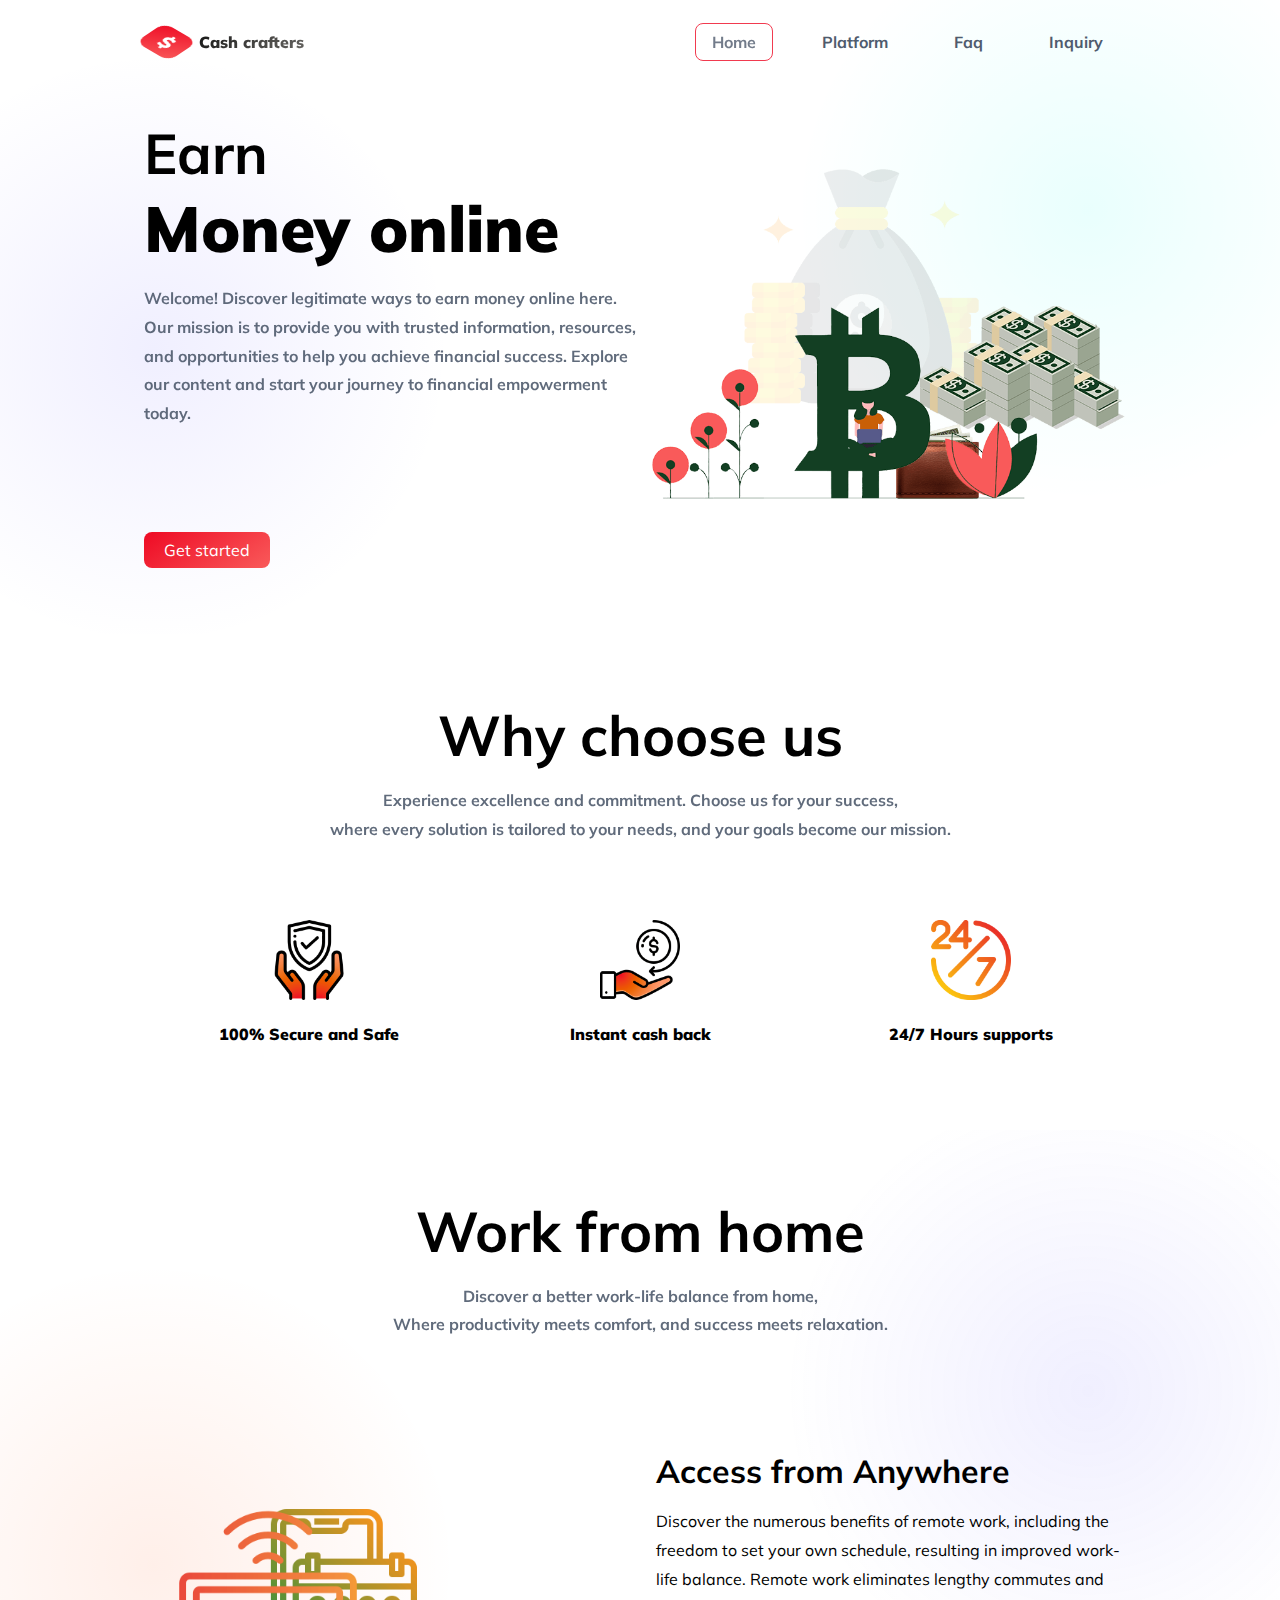
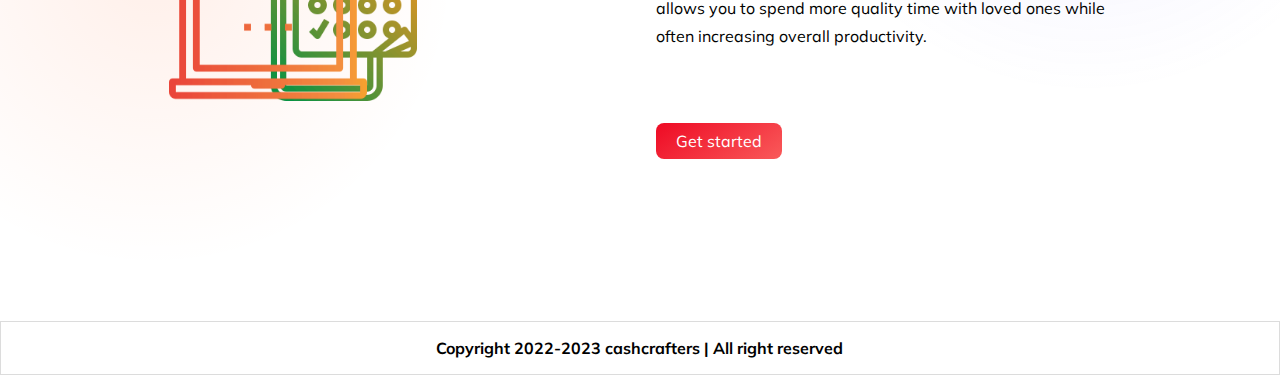
<file: index.html>
<!doctype html>
<html lang="en">

<head>
    <meta charset="UTF-8">
    <meta name="viewport" content="width=device-width, initial-scale=1.0">
    <title>Home</title>
    <link rel="stylesheet" href="styles/style.css">
    <link rel="preconnect" href="https://fonts.googleapis.com">
    <link href="https://fonts.googleapis.com/css2?family=Mulish:wght@200;300;400;500;600;700;800;900;1000&display=swap"
        rel="stylesheet">
</head>

<body>
    <header>
        <div class="container">
            <!-- Navbar -->
            <nav class="nav-bar">
                <div class="brand">
                    <a href="index.html">
                        <span class="icon"></span>
                        <span class="text">Cash crafters</span>
                    </a>
                </div>

                <div>
                    <ul class="menu">
                        <li class="active"><a href="index.html">Home</a></li>
                        <li><a href="platform.html">Platform</a></li>
                        <li><a href="faq.html">Faq</a></li>
                        <li><a href="inquiry.html">Inquiry</a></li>
                    </ul>

                    <div class="hamburger-menu" id="toggle">
                        <span class="bar"></span>
                        <span class="bar"></span>
                        <span class="bar"></span>
                    </div>
                    <div class="overlay" id="overlay">
                        <ul class="overlay-menu">
                            <li class="active"><a href="index.html">Home</a></li>
                            <li><a href="platform.html">Platform</a></li>
                            <li><a href="faq.html">Faq</a></li>
                            <li><a href="inquiry.html">Inquiry</a></li>
                        </ul>
                    </div>
                </div>
            </nav> <!--#end navbar-->

            <div class="hero-content welcome-content">
                <div class="content img-animation">
                    <img src="images/bitcoin-1.png" alt="Icon" class="icon icon-1">
                    <img src="images/bitcoin-2.png" alt="Icon" class="icon icon-2">
                    <img src="images/bitcoin-3.png" alt="Icon" class="icon icon-3">
                    <h2>Earn</h2>
                    <h1>Money online</h1>
                    <p>Welcome! Discover legitimate ways to earn money online here. Our mission is to provide you with
                        trusted information, resources, and opportunities to help you achieve financial success. Explore
                        our
                        content and start your journey to financial empowerment today.</p>
                    <a href="https://bdtcasino.cc/#/register?invitationCode=5751274506" class="button">Get started</a>
                </div>
                <div>
                    <img src="images/hero.png" alt="dollar" class="dollar-animation">
                </div>
            </div>
        </div>
    </header>
    <section class="section">
        <div class="container">
            <h2>Why choose us</h2>
            <p class="text-centered">Experience excellence and commitment. Choose us for your success, <br>where
                every solution is tailored to your needs, and your goals become our mission.</p>
            <div class="widgets">
                <div class="widget">
                    <img src="images/protection.png" alt="Secure and Safe">
                    <strong>100% Secure and Safe</strong>
                </div>

                <div class="widget">
                    <img src="images/refund.png" alt="Cash back">
                    <strong>Instant cash back</strong>
                </div>

                <div class="widget">
                    <img src="images/24-7.png" alt="Supports">
                    <strong>24/7 Hours supports</strong>
                </div>
            </div>
        </div>

    </section>
    <section class="section section-bg">
        <div class="container">
            <h2>Work from home</h2>
            <p class="text-centered">Discover a better work-life balance from home, <br>Where productivity meets
                comfort, and success meets
                relaxation.</p>
            <div class="info">
                <div class="image">
                    <img src="images/laptop.png" alt="image" class="img-1">
                    <img src="images/smartphone_002.png" alt="image" class="img-2">
                </div>
                <div class="content">
                    <h3>Access from Anywhere</h3>
                    <p>Discover the numerous benefits of remote work, including the freedom to set your own schedule,
                        resulting in improved work-life balance. Remote work eliminates lengthy commutes and allows you
                        to spend more quality time with loved ones while often increasing overall productivity.</p>
                    <a href="https://bdtcasino.cc/#/register?invitationCode=5751274506" class="button">Get started</a>
                </div>
            </div>
        </div>
    </section>
    <footer>
        <div class="container">
            <a href="#">Copyright 2022-2023 cashcrafters | All right reserved</a>
        </div>
    </footer>
    <script src="https://cdnjs.cloudflare.com/ajax/libs/jquery/2.1.3/jquery.min.js"></script>
    <script>
        $('#toggle').click(function () {
            $(this).toggleClass('active');
            $('#menu').toggleClass('open');
            $('#overlay').toggleClass('open');
        });
    </script>
</body>

</html>
</file>
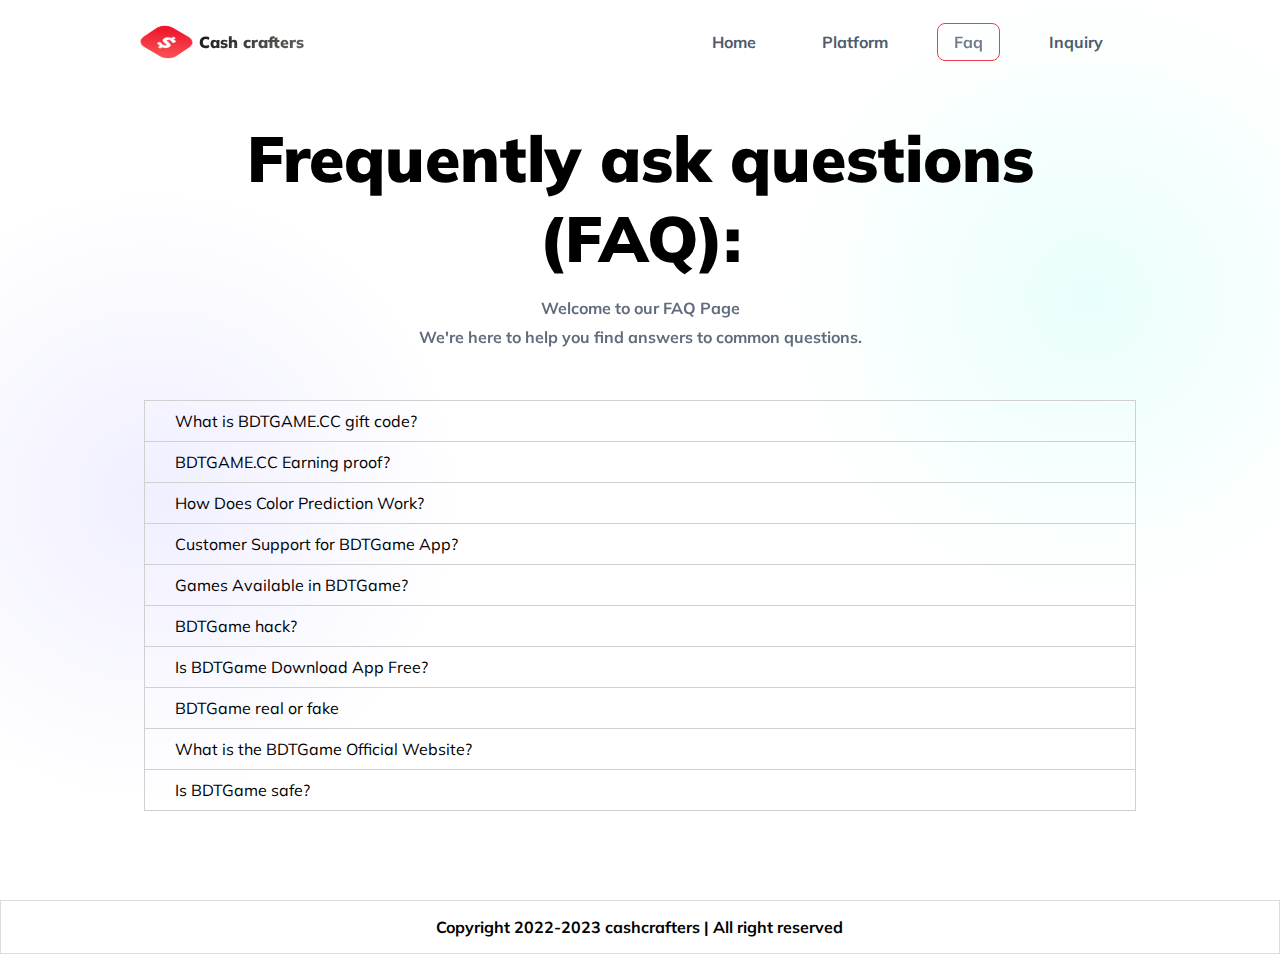
<file: faq.html>
<!doctype html>
<html lang="en">

<head>
    <meta charset="UTF-8">
    <meta name="viewport" content="width=device-width, initial-scale=1.0">
    <title>Home</title>
    <link rel="stylesheet" href="styles/style.css">
    <link rel="preconnect" href="https://fonts.googleapis.com">
    <link href="https://fonts.googleapis.com/css2?family=Mulish:wght@200;300;400;500;600;700;800;900;1000&display=swap"
        rel="stylesheet">
</head>

<body>
    <header>
        <div class="container">
            <!-- Navbar -->
            <nav class="nav-bar">
                <div class="brand">
                    <a href="index.html">
                        <span class="icon"></span>
                        <span class="text">Cash crafters</span>
                    </a>
                </div>

                <div>
                    <ul class="menu">
                        <li><a href="index.html">Home</a></li>
                        <li><a href="platform.html">Platform</a></li>
                        <li class="active"><a href="faq.html">Faq</a></li>
                        <li><a href="inquiry.html">Inquiry</a></li>
                    </ul>

                    <div class="hamburger-menu" id="toggle">
                        <span class="bar"></span>
                        <span class="bar"></span>
                        <span class="bar"></span>
                    </div>
                    <div class="overlay" id="overlay">
                        <ul class="overlay-menu">
                            <li><a href="index.html">Home</a></li>
                            <li><a href="platform.html">Platform</a></li>
                            <li class="active"><a href="faq.html">Faq</a></li>
                            <li><a href="inquiry.html">Inquiry</a></li>
                        </ul>
                    </div>
                </div>
            </nav> <!--#end navbar-->

            <div class="hero-content faq-content">
                <h1 class="text-centered">Frequently ask questions (FAQ):</h1>
                <p class="text-centered">Welcome to our FAQ Page<br>We're here to help you find answers to common
                    questions.
                </p>
                <div class="d-flex faq">
                    <div class="col-4">
                        <!-- <a href="#" class="toggle question">
                            BDTGame is a game-generating app?
                        </a>
                        <div class="answer">
                            <p>A prediction website like Jeetwin and Mostplay, the BDTGame app lets users get money by
                                making predictions about the colors red and green. How To Play As Well As Use. A prediction
                                website like Jeetwin and Mostplay, the BDTGame app lets users get money by making
                                predictions about the colors red and green. How To Play As Well As Use.</p>
                        </div> -->
                        <a href="#" class="toggle question">
                            What is BDTGAME.CC gift code?
                        </a>
                        <div class="answer">
                            <p>From here you will get the gift code. If you want to get rewards with redeem code, you
                                must
                                click on the gift exchange button and enter your redeem code in the box that appears and
                                claim</p>
                        </div>

                        <a href="#" class="toggle question">
                            BDTGAME.CC Earning proof?</a>
                        <div class="answer">
                            <p>I have already received a reward of 2000 taka. If you also want to get rewards then
                                definitely join my refer code <a href="#">BDTgame</a></p>
                        </div>
                        <a href="#" class="toggle question">How Does Color Prediction Work?</a>
                        <div class="answer">
                            <p>A prediction website like Jeetwin and Mostplay, the BDTGame app lets users get money by
                                making predictions about the colors red and green. How To Play As Well As Use. A
                                prediction
                                website likeJeetwin and Mostplay, the BDTGame app lets users get money by making
                                predictions
                                about the colors red and green. How To Play As Well As Use.</p>
                            <p>In the game of “Color Prediction,” your goal is to correctly predict a color in order to
                                win.
                            </p>
                        </div>
                        <a href="#" class="toggle question">Customer Support for BDTGame App?</a>
                        <div class="answer">
                            <p>You can use Live Chat or Your Teacher with any questions you have about deposits or
                                withdrawals.</p>
                        </div>

                        <a href="#" class="toggle question">Games Available in BDTGame?</a>
                        <div class="answer">
                            <p>You can predict color in BDTGame in the phase of the sequence.</p>
                        </div>

                        <a href="#" class="toggle question">BDTGame hack?</a>
                        <div class="answer">
                            <p>BDTGame hack is not available on any app or website</p>
                        </div>

                        <a href="#" class="toggle question">Is BDTGame Download App Free?</a>
                        <div class="answer">
                            <p>Yes</p>
                        </div>

                        <a href="#" class="toggle question">BDTGame real or fake</a>
                        <div class="answer">
                            <p>BDTGame app is a 100% real and genuine app to make money by predicting colors and number
                                BDTGame real app 100%</p>
                        </div>

                        <a href="#" class="toggle question">What is the BDTGame Official Website?</a>
                        <div class="answer">
                            <p>
                                BDTGame online here is a link click and go and play BDTGame online<a
                                    href="https://bdtcasino.cc/#/register?invitationCode=5751274506">https://Bdtgames.cc</a>
                            </p>
                        </div>

                        <a href="#" class="toggle question">Is BDTGame safe?</a>
                        <div class="answer">
                            <p>BDTGame is a safe application, in which you can earn money by playing color prediction
                                and
                                games.</p>
                            <a href="https://bdtgame.vip/">https://bdtgame.vip/</a>
                        </div>
                    </div>
                </div>
            </div>

        </div>
    </header>
    <footer>
        <div class="container">
            <a href="#">Copyright 2022-2023 cashcrafters | All right reserved</a>
        </div>
    </footer>

    <script src="https://cdnjs.cloudflare.com/ajax/libs/jquery/2.1.3/jquery.min.js"></script>
    <script>

        $('#toggle').click(function () {
            $(this).toggleClass('active');
            $('#menu').toggleClass('open');
            $('#overlay').toggleClass('open');
        });

        $('.toggle').click(function (e) {
            e.preventDefault();
            var notthis = $('.active').not(this);
            // notthis.find('.icon-minus').addClass('icon-plus').removeClass('icon-minus');
            notthis.toggleClass('active').next('.answer').slideToggle(300);
            $(this).toggleClass('active').next().slideToggle("fast");
            // $(this).children('i').toggleClass('icon-plus icon-minus');
        });
    </script>
</body>

</html>
</file>
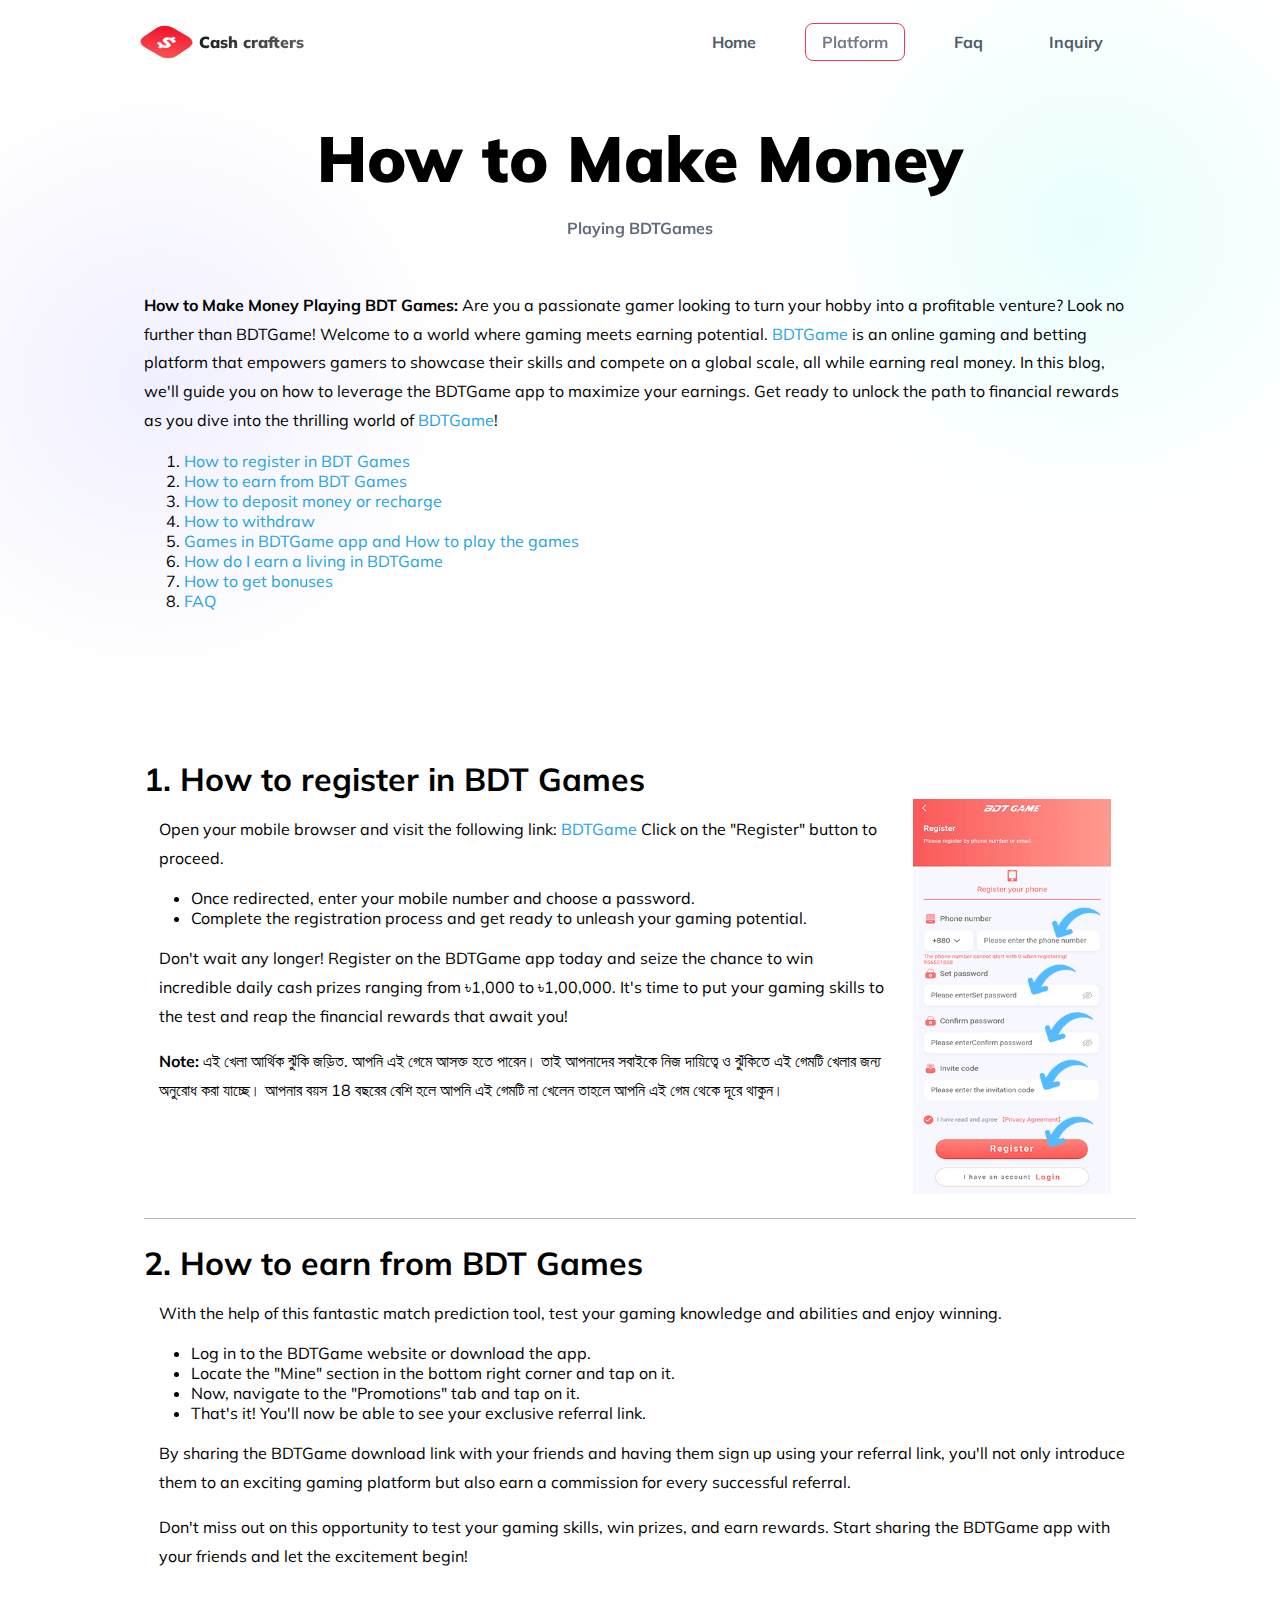
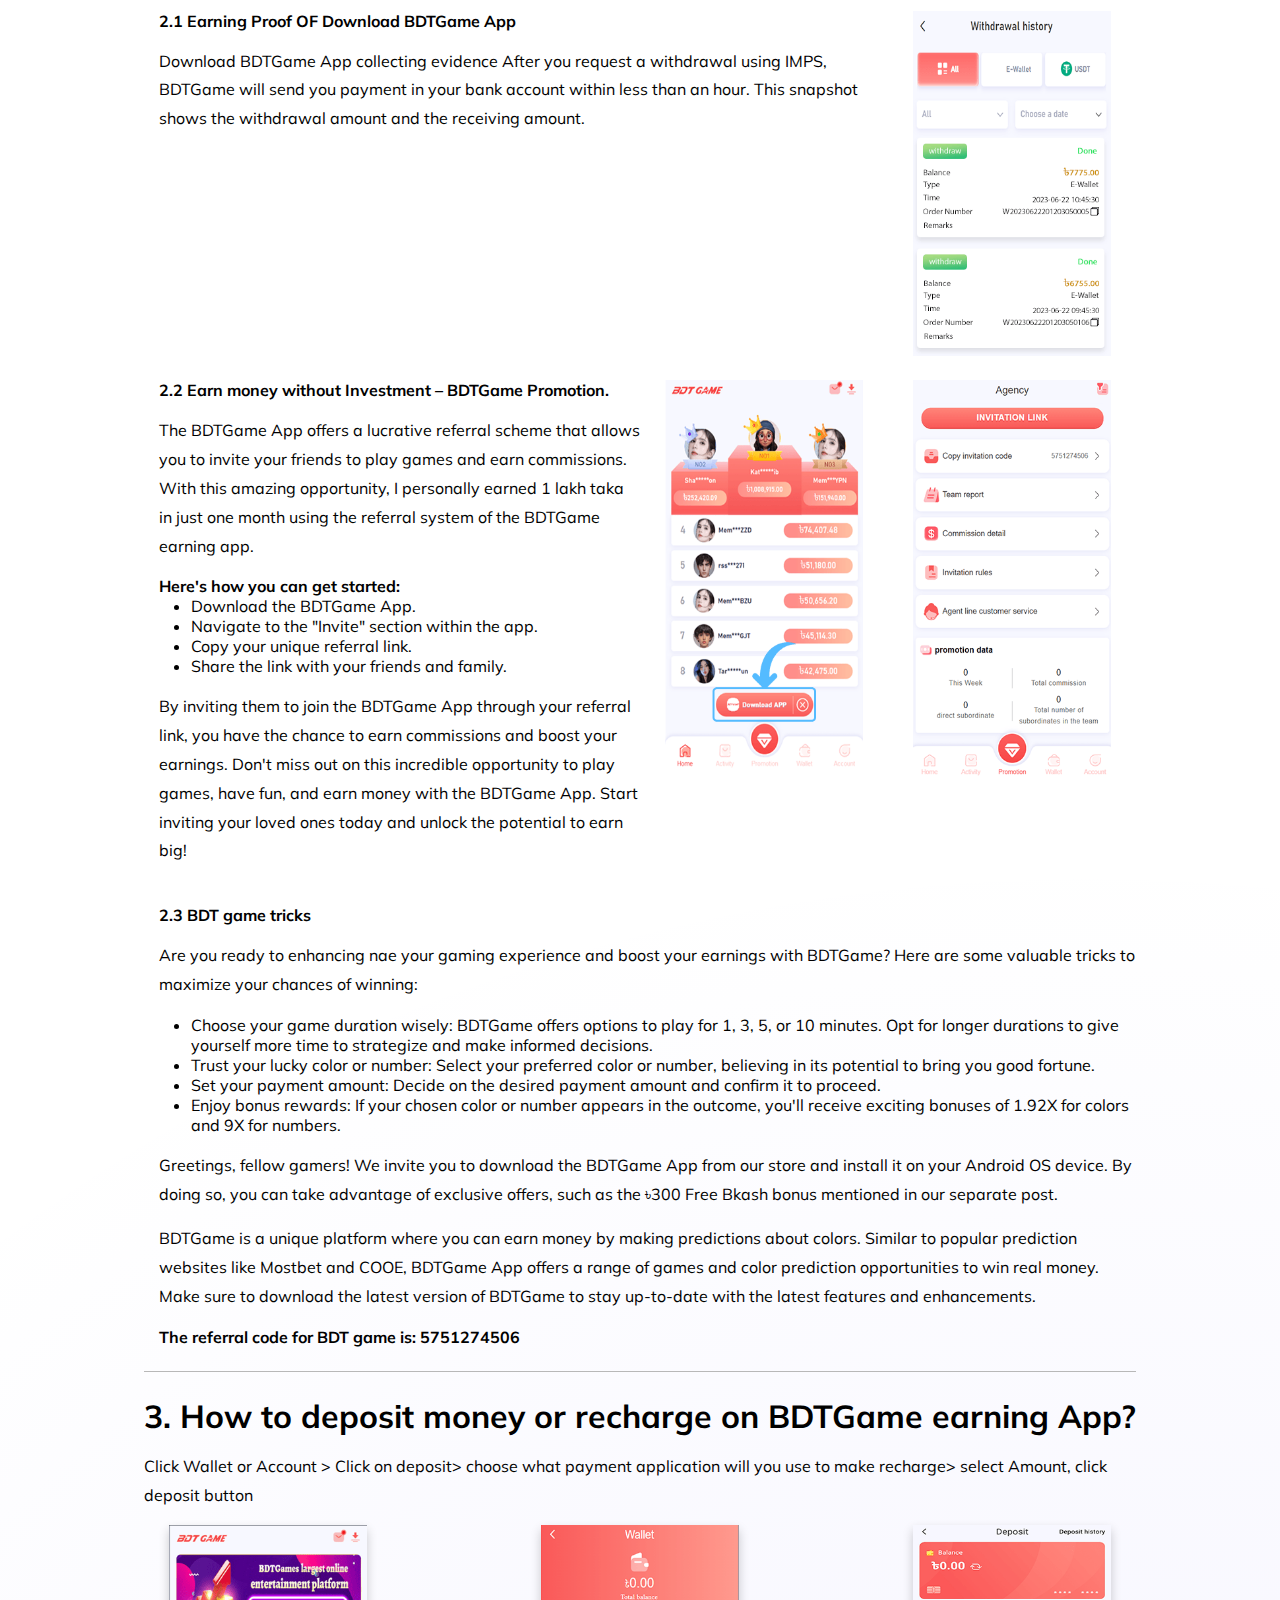
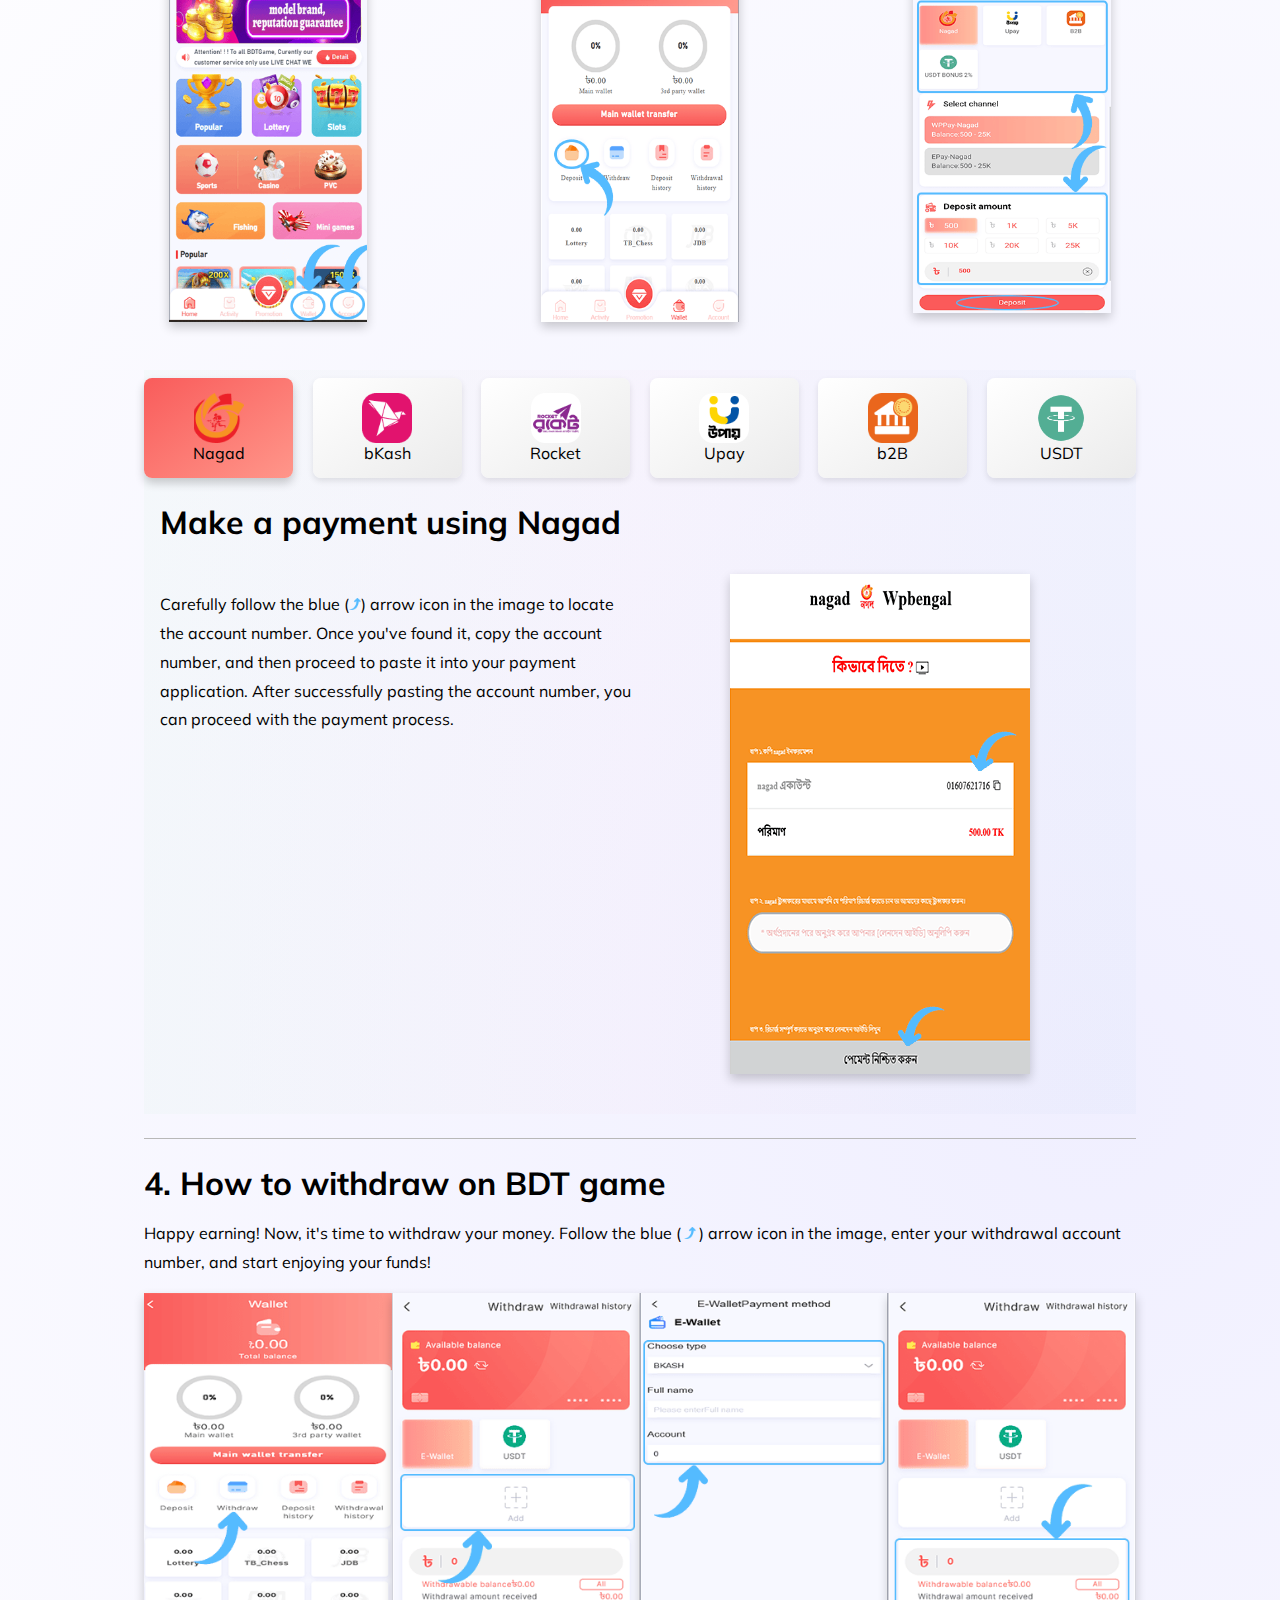
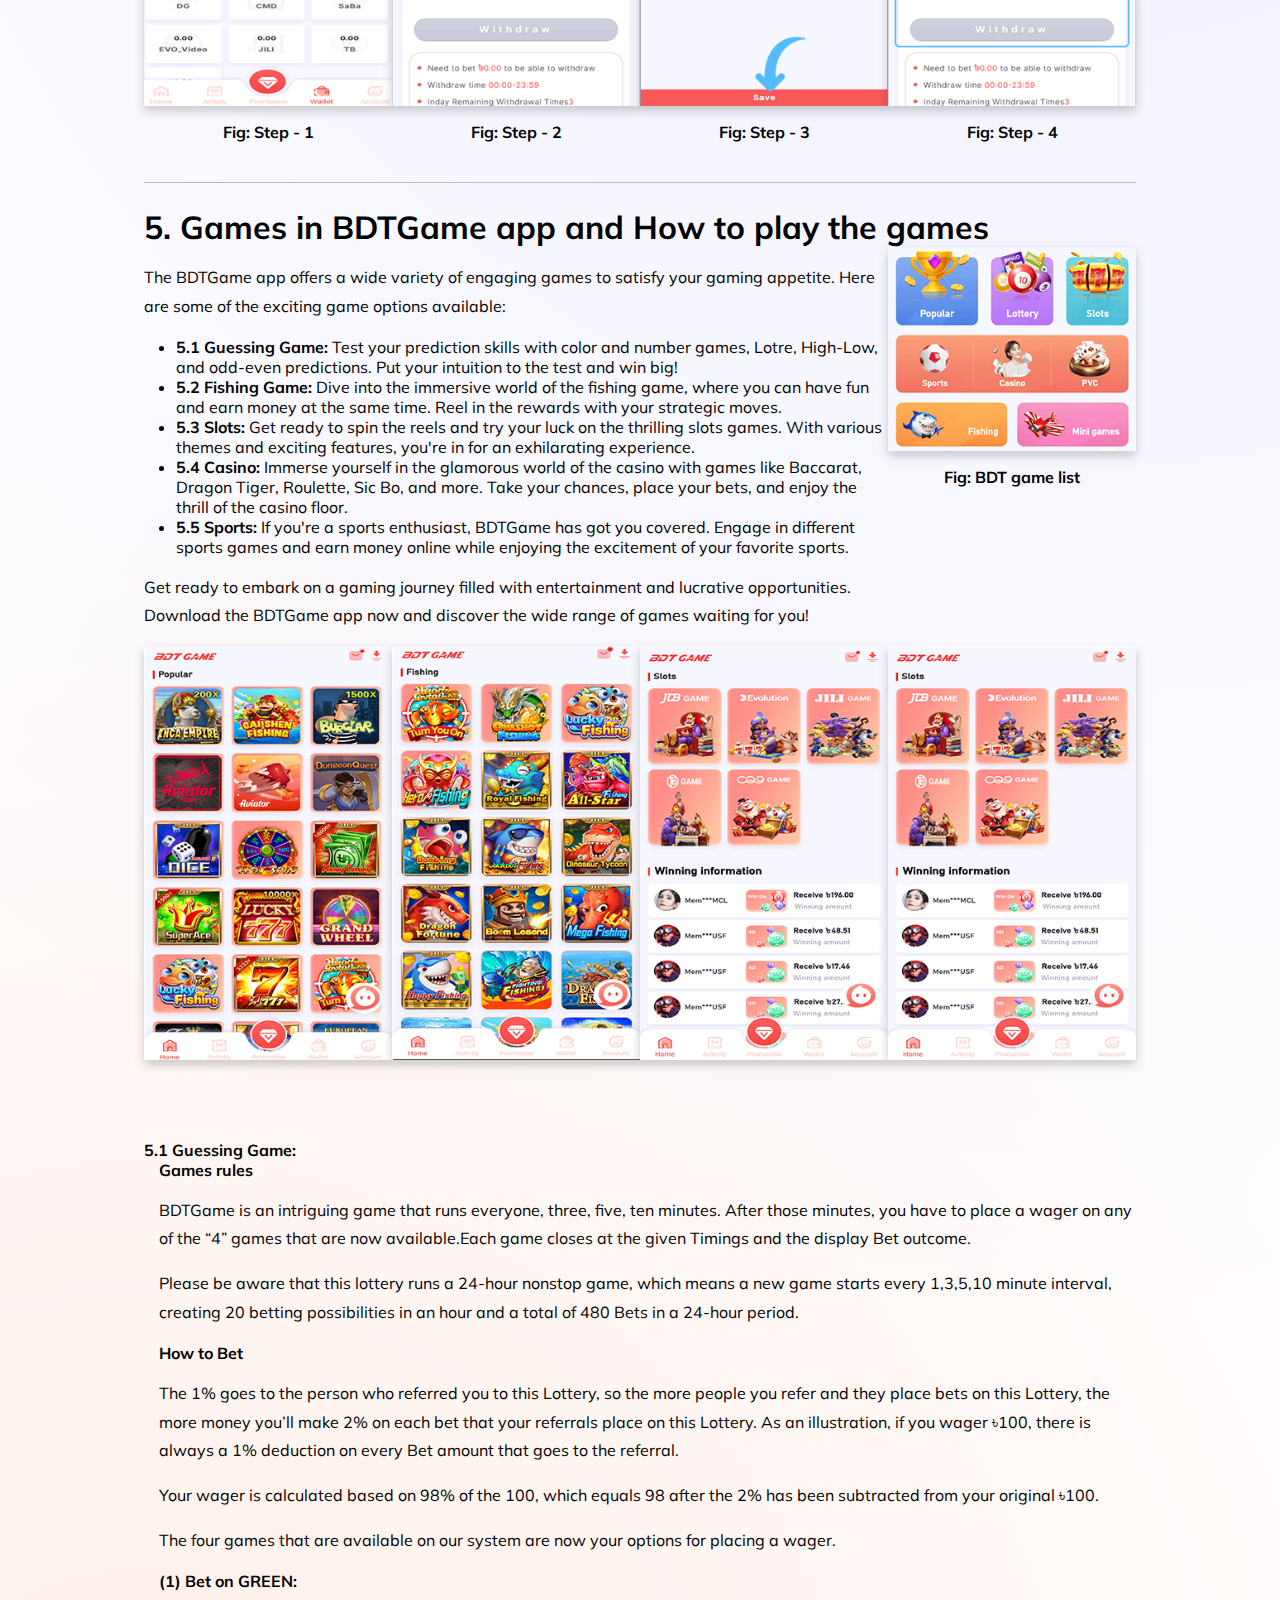
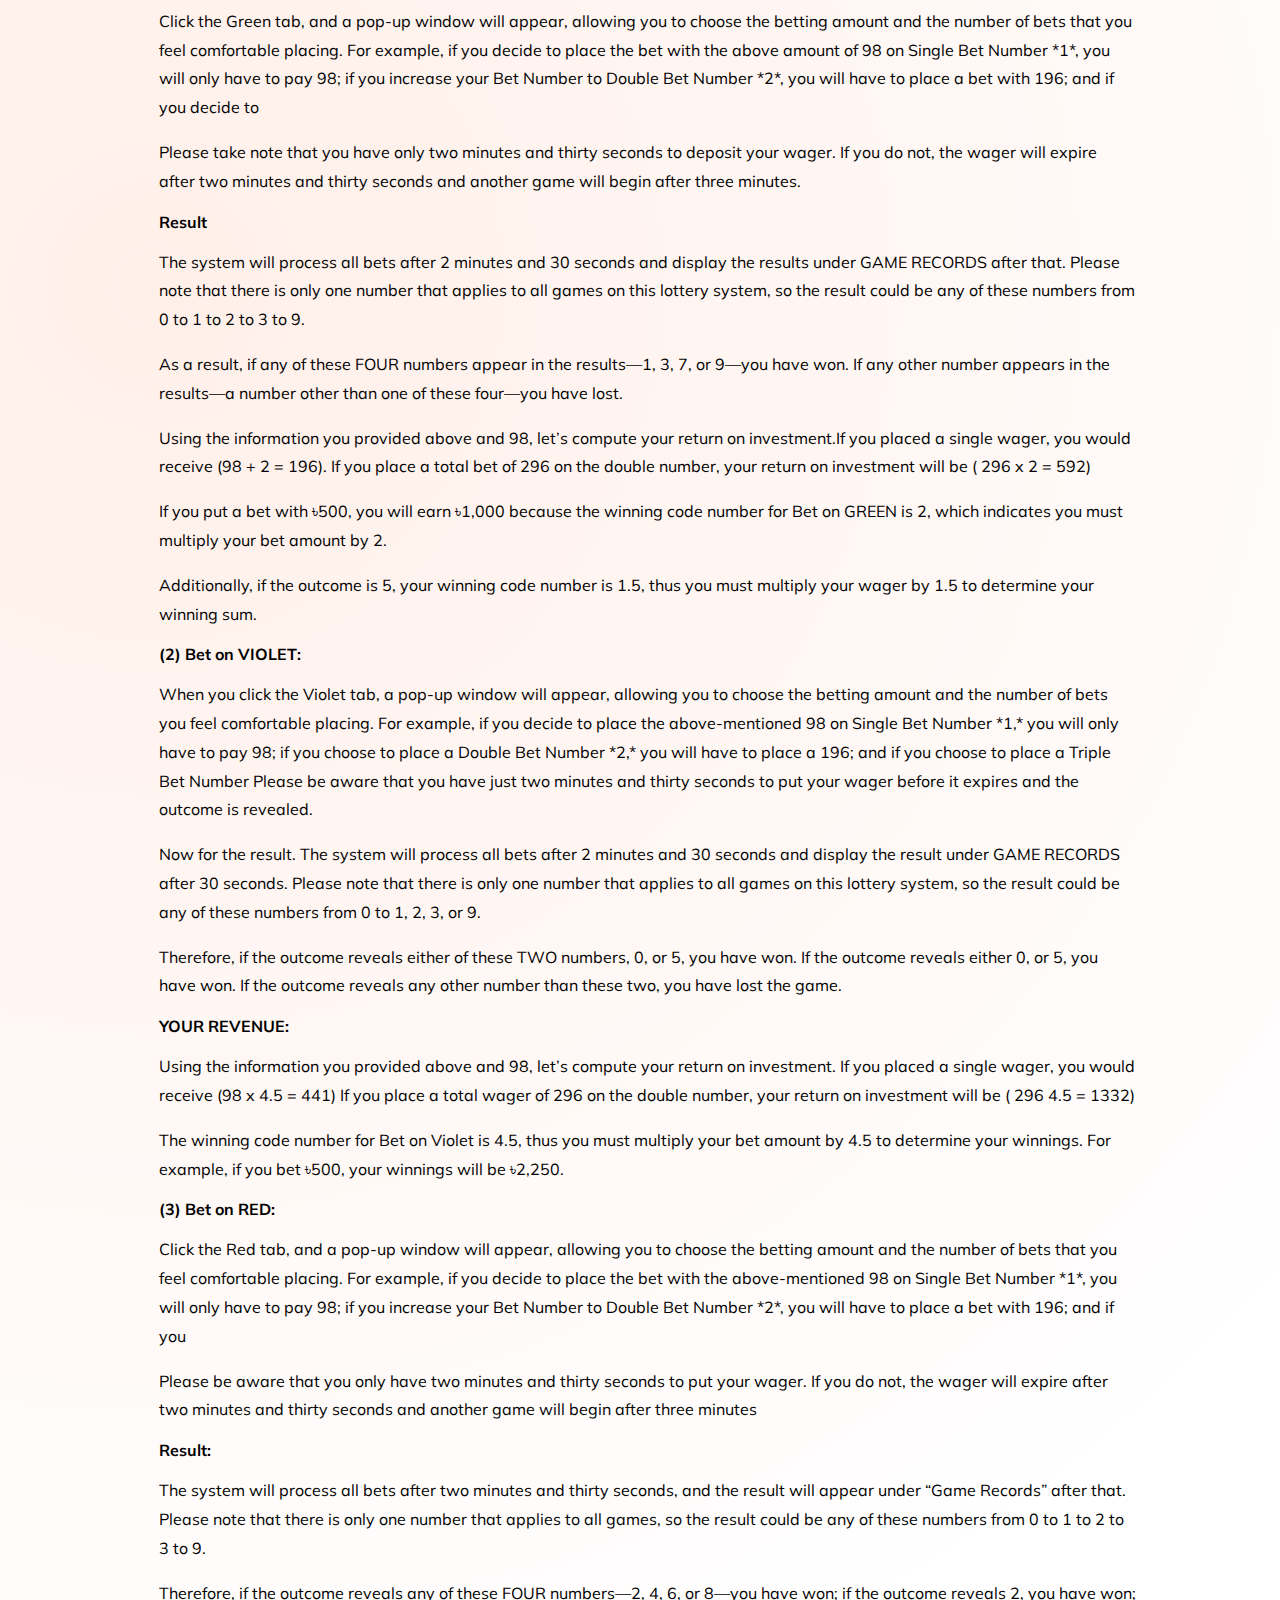
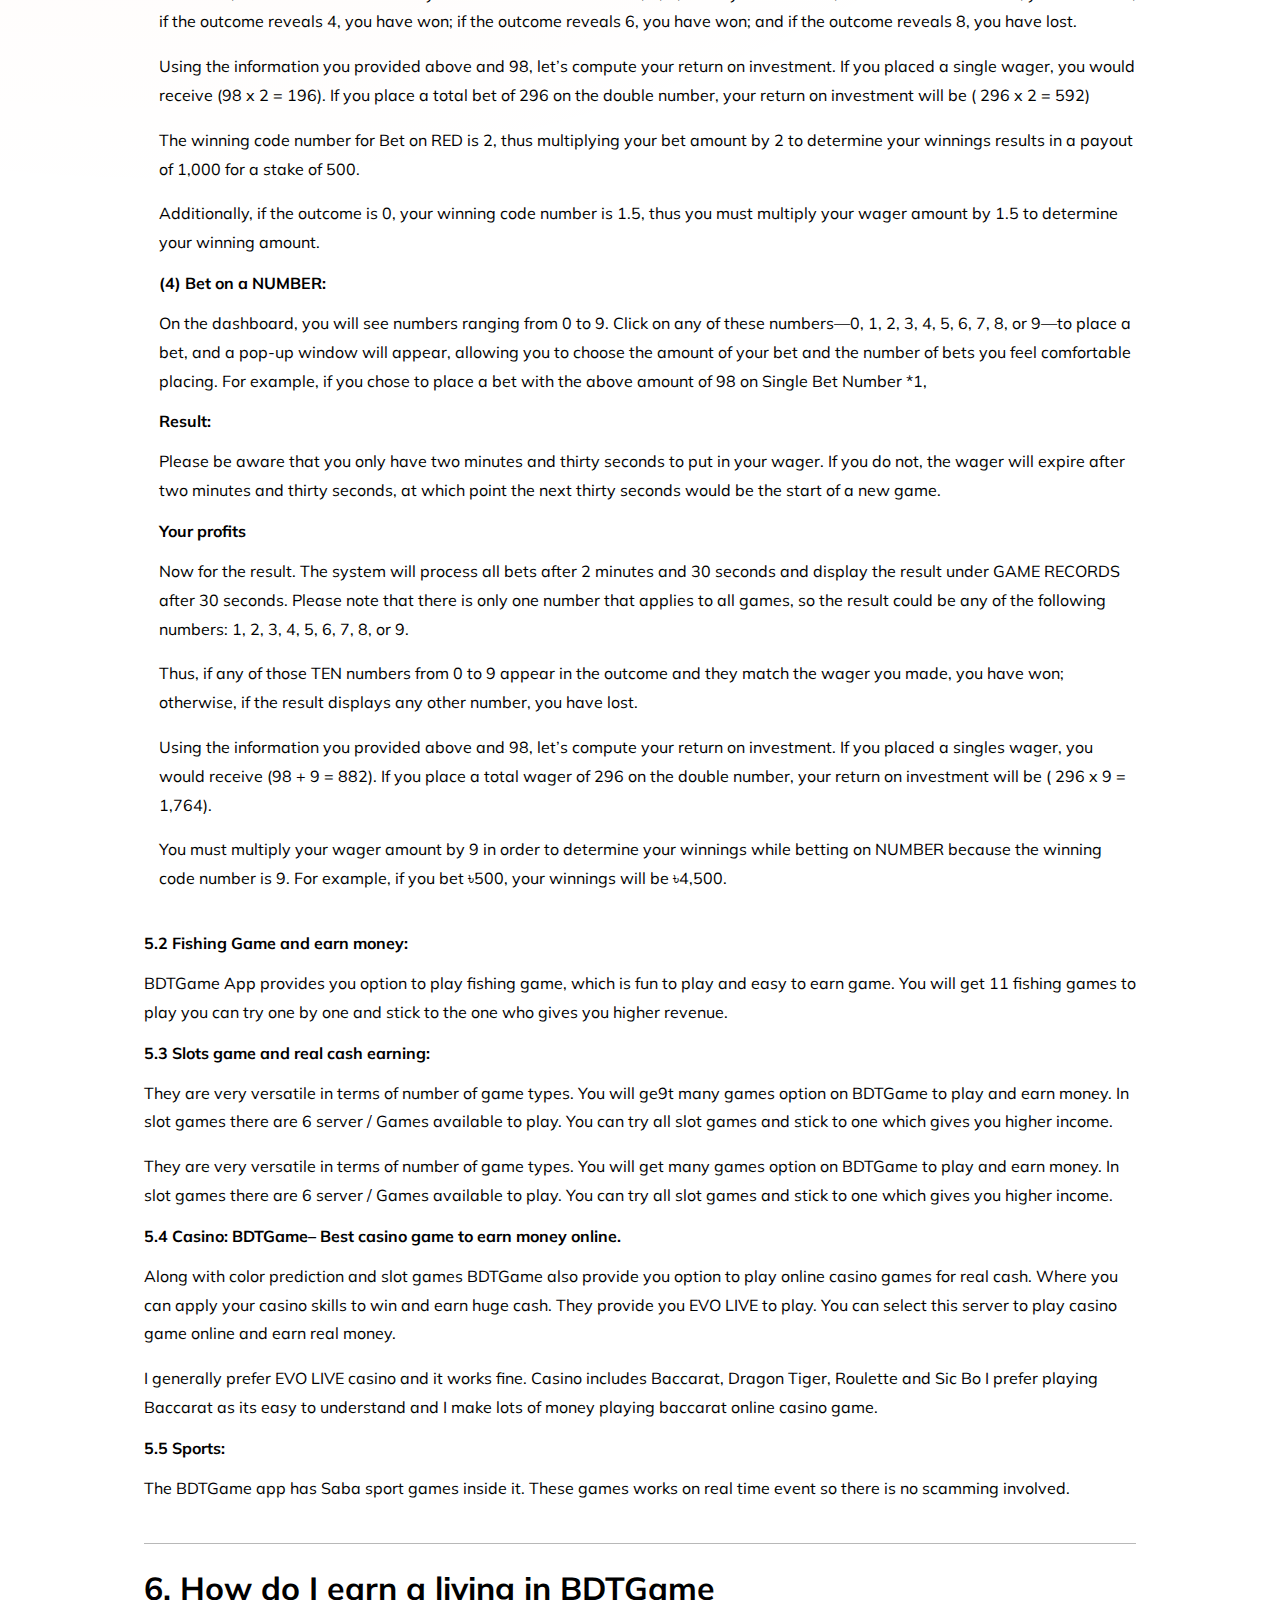
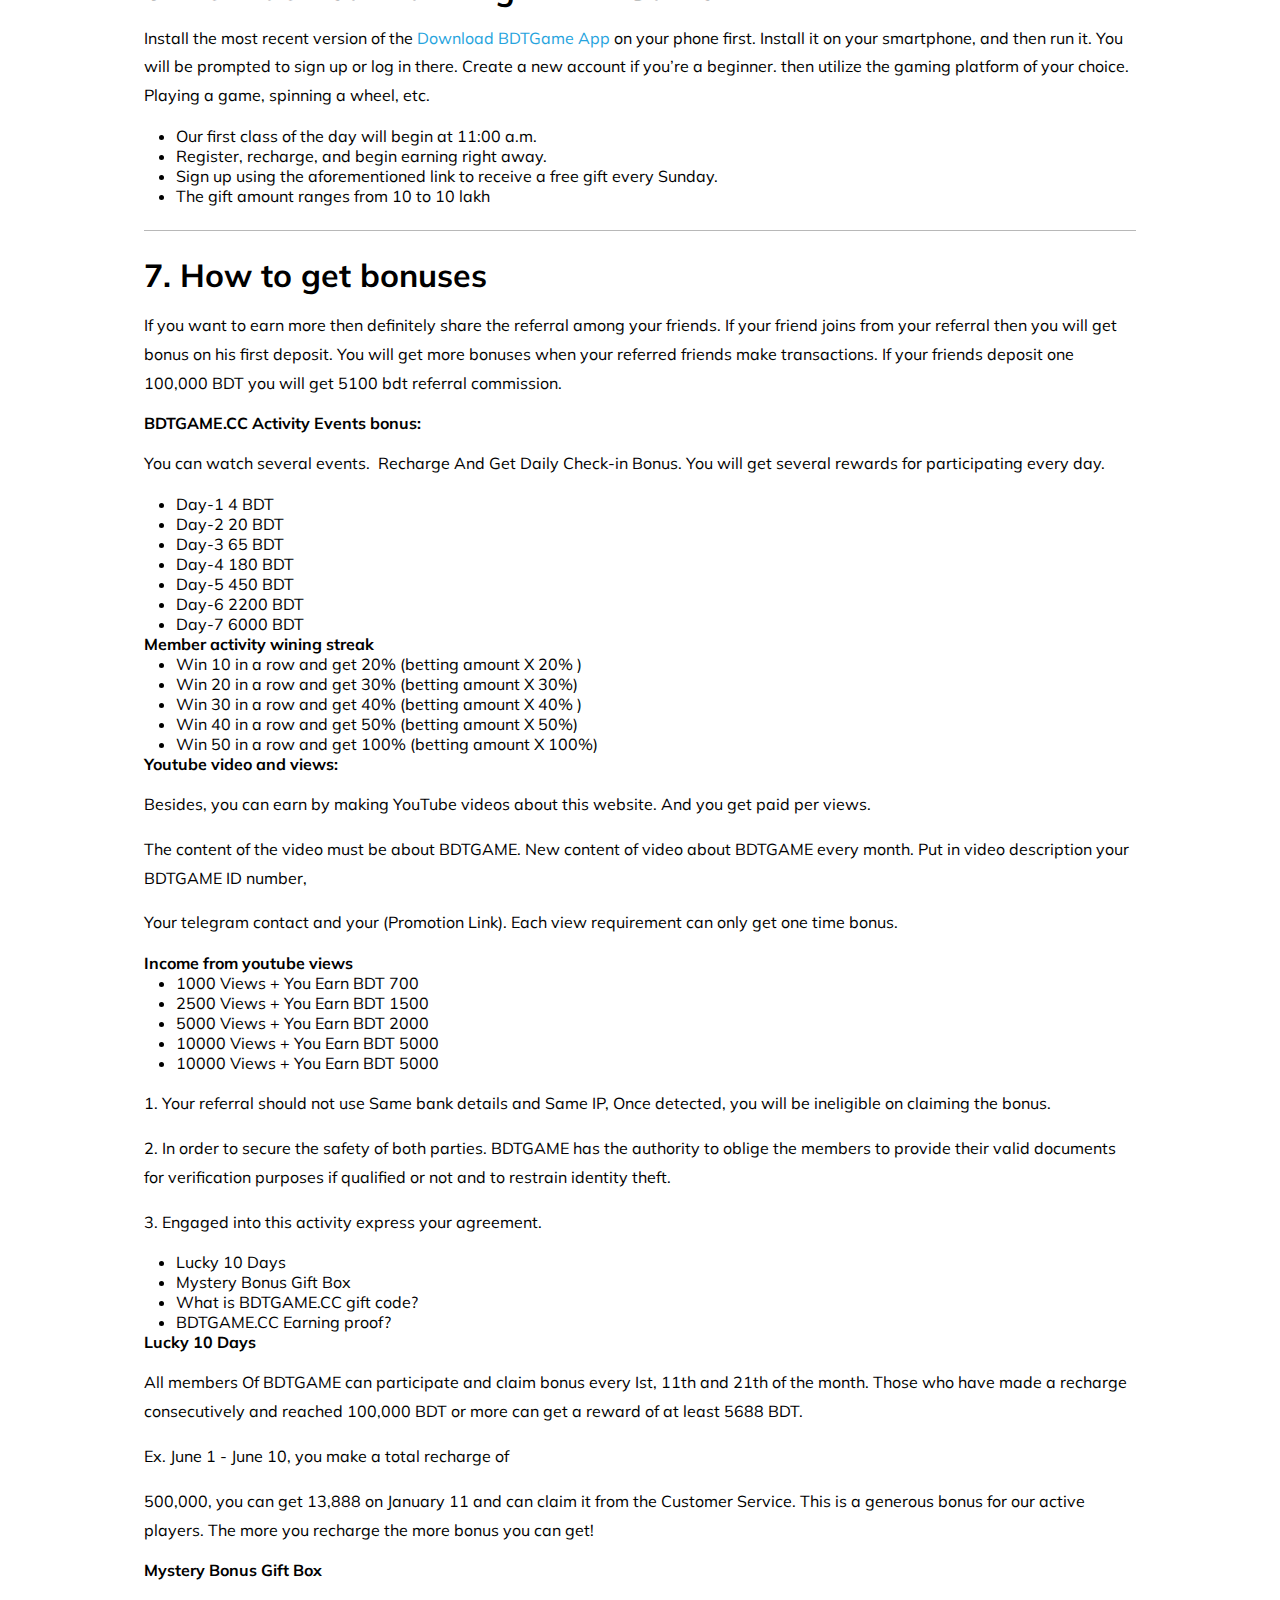
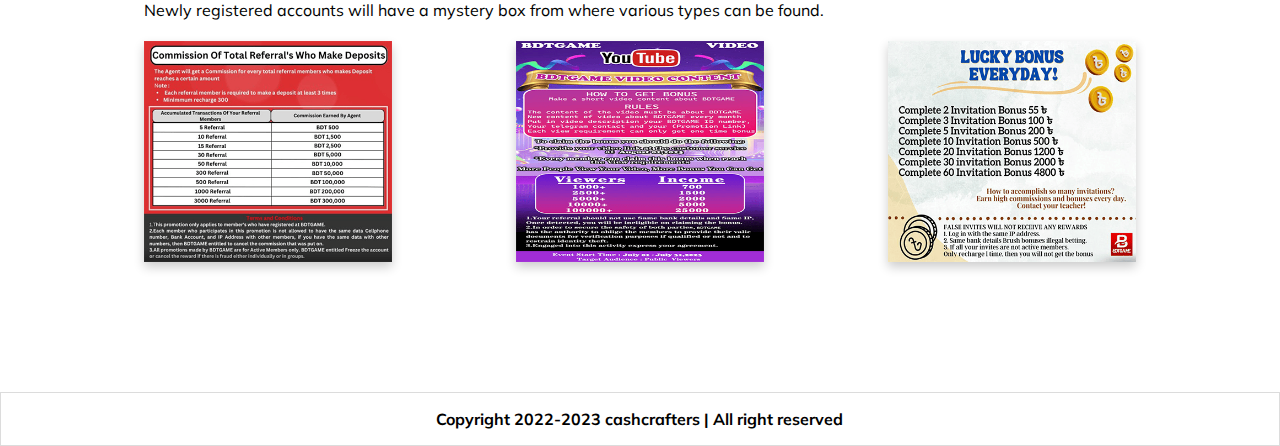
<file: platform.html>
<!doctype html>
<html lang="en">

<head>
    <meta charset="UTF-8">
    <meta name="viewport" content="width=device-width, initial-scale=1.0">
    <title>Home</title>
    <link rel="stylesheet" href="styles/style.css">
    <link rel="preconnect" href="https://fonts.googleapis.com">
    <link href="https://fonts.googleapis.com/css2?family=Mulish:wght@200;300;400;500;600;700;800;900;1000&display=swap"
        rel="stylesheet">
</head>

<body>
    <header>
        <div class="container">
            <!-- Navbar -->
            <nav class="nav-bar">
                <div class="brand">
                    <a href="index.html">
                        <span class="icon"></span>
                        <span class="text">Cash crafters</span>
                    </a>
                </div>

                <div>
                    <ul class="menu">
                        <li><a href="index.html">Home</a></li>
                        <li class="active"><a href="platform.html">Platform</a></li>
                        <li><a href="faq.html">Faq</a></li>
                        <li><a href="inquiry.html">Inquiry</a></li>
                    </ul>

                    <div class="hamburger-menu" id="toggle">
                        <span class="bar"></span>
                        <span class="bar"></span>
                        <span class="bar"></span>
                    </div>
                    <div class="overlay" id="overlay">
                        <ul class="overlay-menu">
                            <li><a href="index.html">Home</a></li>
                            <li class="active"><a href="platform.html">Platform</a></li>
                            <li><a href="faq.html">Faq</a></li>
                            <li><a href="inquiry.html">Inquiry</a></li>
                        </ul>
                    </div>
                </div>
            </nav> <!--#end navbar-->
            <div class="hero-content platform">
                <h1 class="text-centered">How to Make Money</h1>
                <p class="text-centered">Playing BDTGames</p>
                <p><b>How to Make Money Playing BDT Games:</b>
                    Are you a passionate gamer looking to turn your hobby into a profitable venture? Look no further
                    than
                    BDTGame! Welcome to a world where gaming meets earning potential. <a
                        href="https://bdtcasino.cc/#/register?invitationCode=5751274506" target="_blank"
                        title="BDTGame">BDTGame</a> is an online gaming and
                    betting platform that empowers gamers to showcase their skills and compete on a global scale, all
                    while
                    earning real money. In this blog, we'll guide you on how to leverage the BDTGame app to maximize
                    your
                    earnings. Get ready to unlock the path to financial rewards as you dive into the thrilling world of
                    <a href="https://bdtcasino.cc/#/register?invitationCode=5751274506" target="_blank"
                        title="BDTGame">BDTGame</a>!
                </p>
                <ol>
                    <li><a href="#register">How to register in BDT Games</a></li>
                    <li><a href="#earn-from-bdtgames">How to earn from BDT Games</a></li>
                    <li><a href="#deposit">How to deposit money or recharge</a></li>
                    <li><a href="#withdraw">How to withdraw</a></li>
                    <li><a href="#games-list">Games in BDTGame app and How to play the games</a></li>
                    <li><a href="#living-earn">How do I earn a living in BDTGame</a></li>
                    <li><a href="#bonus">How to get bonuses</a></li>
                    <!-- <li><a href="#customer-service">How to contact customer service</a></li> -->
                    <li><a href="faq.html">FAQ</a></li>
                </ol>
            </div>
        </div>
    </header>

    <section class="section section-bg platform">
        <div class="container">
            <section id="register">
                <h3>1. How to register in BDT Games</h3>
                <article class="d-flex">
                    <div class="content col-3">
                        <p>Open your mobile browser and visit the following link: <a
                                href="https://bdtcasino.cc/#/register?invitationCode=5751274506" target="_blank"
                                title="BDTGame">BDTGame</a> Click on the "Register"
                            button to
                            proceed.</p>
                        <ul>
                            <li>Once redirected, enter your mobile number and choose a password.</li>
                            <li>Complete the registration process and get ready to unleash your gaming potential.</li>
                        </ul>
                        <p>
                            Don't wait any longer! Register on the BDTGame app today and seize the chance to win
                            incredible
                            daily cash prizes ranging from ৳1,000 to ৳1,00,000. It's time to put your gaming skills to
                            the
                            test
                            and reap the financial rewards that await you!
                        </p>
                        <p><strong>Note: </strong>এই খেলা আর্থিক ঝুঁকি জড়িত. আপনি এই গেমে আসক্ত হতে পারেন। তাই আপনাদের
                            সবাইকে নিজ দায়িত্বে ও ঝুঁকিতে এই গেমটি খেলার জন্য অনুরোধ করা যাচ্ছে। আপনার বয়স 18 বছরের
                            বেশি হলে আপনি এই গেমটি না খেলেন তাহলে আপনি এই গেম থেকে দূরে থাকুন।</p>
                    </div>
                    <div class="col-1">
                        <a href="images/registration.png">
                            <figure class="flexbox-image">
                                <img src="images/register.png"" alt=" Register" width="300" height="600" loading="lazy">
                            </figure>
                        </a>
                    </div>
                </article>
            </section>

            <section id="earn-from-bdtgames">
                <h3>2. How to earn from BDT Games </h3>
                <article class="d-flex" style="--justify-content: center; --align-items: center;">
                    <div class="content col-4">
                        <p>With the help of this fantastic match prediction tool, test your gaming knowledge and
                            abilities and enjoy winning.</p>
                        <ul>
                            <li>Log in to the BDTGame website or download the app.</li>
                            <li>Locate the "Mine" section in the bottom right corner and tap on it.</li>
                            <li>Now, navigate to the "Promotions" tab and tap on it.</li>
                            <li>That's it! You'll now be able to see your exclusive referral link.</li>
                        </ul>
                        <p>By sharing the BDTGame download link with your friends and having them sign up using your
                            referral link, you'll not only introduce them to an exciting gaming platform but also earn a
                            commission for every successful referral.
                        </p>
                        <p>
                            Don't miss out on this opportunity to test your gaming skills, win prizes, and earn rewards.
                            Start sharing the BDTGame app with your friends and let the excitement begin!</p>
                    </div>
                </article>
                <article class="d-flex" style="--justify-content: center; --align-items: start;">
                    <div class="content col-3">
                        <h4>2.1 Earning Proof OF Download BDTGame App</h4>
                        <p>Download BDTGame App collecting evidence After you request a withdrawal using IMPS,
                            BDTGame
                            will send you payment in your bank account within less than an hour. This snapshot shows
                            the
                            withdrawal amount and the receiving amount.</p>
                    </div>
                    <div class="col-1">
                        <a href="images/Withdraw.png">
                            <figure class="flexbox-image">
                                <img src="images/Withdraw.png"" alt=" Register" width="300" height="600" loading="lazy">
                            </figure>
                        </a>
                    </div>
                </article>

                <article class="d-flex" style="--justify-content: center; --align-items: start;">
                    <div class="content col-2">
                        <h4>2.2 Earn money without Investment – BDTGame Promotion.</h4>
                        <p>The BDTGame App offers a lucrative referral scheme that allows you to invite your friends to
                            play games and earn commissions. With this amazing opportunity, I personally earned 1 lakh
                            taka in just one month using the referral system of the BDTGame earning app.</p>
                        <b>Here's how you can get started:</b>
                        <ul>
                            <li>Download the BDTGame App.</li>
                            <li>Navigate to the "Invite" section within the app.</li>
                            <li>Copy your unique referral link.</li>
                            <li>Share the link with your friends and family.</li>
                        </ul>
                        <p>By inviting them to join the BDTGame App through your referral link, you have the chance to
                            earn commissions and boost your earnings. Don't miss out on this incredible opportunity to
                            play games, have fun, and earn money with the BDTGame App. Start inviting your loved ones
                            today and unlock the potential to earn big!</p>
                    </div>
                    <div class="col-1">
                        <a href="images/download.png">
                            <figure class="flexbox-image">
                                <img src="images/download.png"" alt=" Register" width="300" height="600" loading="lazy">
                            </figure>
                        </a>
                    </div>
                    <div class="col-1">
                        <a href="images/without_invest.png">
                            <figure class="flexbox-image">
                                <img src="images/without_invest.png"" alt=" Register" width="300" height="600"
                                    loading="lazy">
                            </figure>
                        </a>
                    </div>
                </article>

                <article class="d-flex">
                    <div class="content col-4">
                        <h4>2.3 BDT game tricks</h4>
                        <p>Are you ready to enhancing nae your gaming experience and boost your earnings with BDTGame?
                            Here
                            are some valuable tricks to maximize your chances of winning:</p>
                        <ul>
                            <li>Choose your game duration wisely: BDTGame offers options to play for 1, 3, 5, or 10
                                minutes. Opt for longer durations to give yourself more time to strategize and make
                                informed decisions.</li>
                            <li>Trust your lucky color or number: Select your preferred color or number, believing in
                                its potential to bring you good fortune.</li>
                            <li>Set your payment amount: Decide on the desired payment amount and confirm it to proceed.
                            </li>
                            <li>Enjoy bonus rewards: If your chosen color or number appears in the outcome, you'll
                                receive exciting bonuses of 1.92X for colors and 9X for numbers.</li>
                        </ul>
                        <p>Greetings, fellow gamers! We invite you to download the BDTGame App from our store and
                            install it on your Android OS device. By doing so, you can take advantage of exclusive
                            offers, such as the ৳300 Free Bkash bonus mentioned in our separate post.</p>
                        <p>BDTGame is a unique platform where you can earn money by making predictions about colors.
                            Similar to popular prediction websites like Mostbet and COOE, BDTGame App offers a range of
                            games and color prediction opportunities to win real money. Make sure to download the latest
                            version of BDTGame to stay up-to-date with the latest features and enhancements.</p>
                        <strong>The referral code for BDT game is: 5751274506</strong>
                    </div>
                </article>

            </section>

            <section id="deposit">
                <h3>3. How to deposit money or recharge on BDTGame earning App?</h3>
                <p>Click Wallet or Account > Click on deposit> choose what payment application will you use to make
                    recharge>
                    select Amount, click deposit button</p>
                <article class="d-flex deposit-step" style="--justify-content: space-between;">
                    <div class="col-1">
                        <a href="images/deposit-step-01.png" class="image-link">
                            <figure class="flexbox-image">
                                <img src="images/deposit-step-01.png" alt="Register" width="300" height="600"
                                    loading="lazy">
                            </figure>
                        </a>
                    </div>

                    <div class="col-1">
                        <a href="images/deposit-step-02.png" class="image-link">
                            <figure class="flexbox-image">
                                <img src="images/deposit-step-02.png" alt="Register" width="300" height="600"
                                    loading="lazy">
                            </figure>
                        </a>
                    </div>

                    <div class="col-1">
                        <a href="images/deposit-step-03.png" class="image-link">
                            <figure class="flexbox-image">
                                <img src="images/deposit-step-03.png" alt="Register" width="300" height="600"
                                    loading="lazy">
                            </figure>
                        </a>
                    </div>
                </article>

                <article class="d-flex payment-method" style="--justify-content: center; --align-items: center;">
                    <div class="col-4">
                        <ul class="d-flex" style="--justify-content: space-between; --align-items:center">
                            <li class="tab-item active">
                                <span class="icon-box">
                                    <img src="images/icon_nagad.png" alt="Nagad">
                                    <span>Nagad</span>
                                </span>
                            </li>
                            <li class="tab-item">
                                <span class="icon-box">
                                    <img src="images/icon_bkash.png" alt="bKash">
                                    <span>bKash</span>
                                </span>
                            </li>
                            <li class="tab-item">
                                <span class="icon-box">
                                    <img src="images/icon_rocket.png" alt="Rocket">
                                    <span>Rocket</span>
                                </span>
                            </li>
                            <li class="tab-item">
                                <span class="icon-box">
                                    <img src="images/icon_upay.png" alt="Upay">
                                    <span>Upay</span>
                                </span>
                            </li>
                            <li class="tab-item">
                                <span class="icon-box">
                                    <img src="images/icon_b2b.png" alt="B2B">
                                    <span>b2B</span>
                                </span>
                            </li>
                            <li class="tab-item">
                                <span class="icon-box">
                                    <img src="images/icon_usdt.jpg" alt="USDT">
                                    <span>USDT</span>
                                </span>
                            </li>
                        </ul>
                        <div class="tab-content">
                            <div class="tab-pane active">
                                <h3>Make a payment using Nagad</h3>
                                <div class="d-flex" style="--align-items:start;">
                                    <div class="col-2">
                                        <p>Carefully follow the blue (<img src="images/arrow-left.png" alt="arrow"
                                                class="blue-arrow-icon">) arrow icon in the image to locate the account
                                            number. Once you've found it, copy the account number, and then proceed to
                                            paste it into your payment application. After successfully pasting the
                                            account number, you can proceed with the payment process. </p>
                                    </div>
                                    <div class="col-2">
                                        <img src="images/nagad_payment.png" alt="Nagad payment" width="300" height="500"
                                            loading="lazy">
                                    </div>
                                </div>
                            </div>
                            <div class="tab-pane">
                                <h3>Make a payment using bKash</h3>
                                <div class="d-flex" style="--align-items:start;">
                                    <div class="col-2">
                                        <p>Carefully follow the blue (<img src="images/arrow-left.png" alt="arrow"
                                                class="blue-arrow-icon">) arrow icon in the image to locate the account
                                            number. Once you've found it, copy the account number, and then proceed to
                                            paste it
                                            into your payment application. After successfully pasting the account
                                            number, you
                                            can proceed with the payment process. </p>
                                    </div>
                                    <div class="col-2">
                                        <img src="images/bkash_payment.png" alt="bKash payment" width="300" height="500"
                                            loading="lazy">
                                    </div>
                                </div>
                            </div>
                            <div class="tab-pane">
                                <h3>Make a payment using Rocket</h3>
                                <div class="d-flex" style="--align-items:start;">
                                    <div class="col-2">
                                        <p>Carefully follow the blue (<img src="images/arrow-left.png" alt="arrow"
                                                class="blue-arrow-icon">) arrow icon in the image to locate the account
                                            number. Once you've found it, copy the account number, and then proceed to
                                            paste it
                                            into your payment application. After successfully pasting the account
                                            number, you
                                            can proceed with the payment process. </p>
                                    </div>
                                    <div class="col-2">
                                        <img src="images/rocket_payment.png" alt="Rocket payment" width="300"
                                            height="500" loading="lazy">
                                    </div>
                                </div>
                            </div>
                            <div class="tab-pane">
                                <h3>Make a payment using Upay</h3>
                                <div class="d-flex" style="--align-items:start;">
                                    <div class="col-2">
                                        <p>Carefully follow the blue (<img src="images/arrow-left.png" alt="arrow"
                                                class="blue-arrow-icon">) arrow icon in the image to locate the account
                                            number. Once you've found it, copy the account number, and then proceed to
                                            paste it into your payment application. After successfully pasting the
                                            account
                                            number, you can proceed with the payment process. </p>
                                    </div>
                                    <div class="col-2">
                                        <img src="images/upay_payment.png" alt="Upay payment" width="300" height="500"
                                            loading="lazy">
                                    </div>
                                </div>
                            </div>
                            <div class="tab-pane">
                                <h3>Make a payment using B2B</h3>
                                <div class="d-flex" style="--align-items:start;">
                                    <div class="col-2">
                                        <p>Use your QR code scanner to scan the QR code in the image. Once you've
                                            successfully scanned it, retrieve the account details, and then proceed to
                                            copy and paste them into your payment application. After successfully
                                            pasting the
                                            details, you can proceed with the payment process.</p>
                                    </div>
                                    <div class="col-2">
                                        <img src="images/b2b_payment.png" alt="USDT payment" width="300" height="500"
                                            loading="lazy">
                                    </div>
                                </div>
                            </div>
                            <div class="tab-pane">
                                <h3>Make a payment using USDT</h3>
                                <div class="d-flex" style="--align-items:start;">
                                    <div class="col-2">
                                        <p>Use your QR code scanner to scan the QR code in the image. Once you've
                                            successfully scanned it, retrieve the account details, and then proceed to
                                            copy and paste them into your payment application. After successfully
                                            pasting the
                                            details, you can proceed with the payment process.</p>
                                    </div>
                                    <div class="col-2">
                                        <img src="images/usdt_payment.png" alt="USDT payment" width="300" height="500"
                                            loading="lazy">
                                    </div>
                                </div>
                            </div>
                        </div>
                    </div>
                </article>
            </section>

            <section id="withdraw" class="withdraw">
                <h3>4. How to withdraw on BDT game</h3>
                <p>Happy earning! Now, it's time to withdraw your money. Follow the blue (<img
                        src="images/arrow-left.png" alt="arrow" class="blue-arrow-icon">) arrow icon in the image, enter
                    your withdrawal account number, and start enjoying your funds!</p>
                <div class="d-flex" style="--justify-content:center; --align-items:center">
                    <div class="col-1">
                        <img src="images/withdraw-step-1.png" alt="withdraw-step-1">
                        <span>Fig: Step - 1</span>
                    </div>
                    <div class="col-1">
                        <img src="images/withdraw-step-2.png" alt="withdraw-step-2">
                        <span>Fig: Step - 2</span>
                    </div>
                    <div class="col-1">
                        <img src="images/withdraw-step-3.png" alt="withdraw-step-3">
                        <span>Fig: Step - 3</span>
                    </div>
                    <div class="col-1">
                        <img src="images/withdraw-step-4.png" alt="withdraw-step-4">
                        <span>Fig: Step - 4</span>
                    </div>
                </div>
            </section>

            <section id="games-list" class="games-list">
                <h3>5. Games in BDTGame app and How to play the games</h3>
                <article class="d-flex" style="--justify-content: space-between; --align-items: start;">
                    <div class="col-3">
                        <p>The BDTGame app offers a wide variety of engaging games to satisfy your gaming appetite. Here
                            are some of the exciting game options available:</p>
                        <ul>
                            <li><b>5.1 Guessing Game:</b> Test your prediction skills with color and number games,
                                Lotre,
                                High-Low,
                                and odd-even predictions. Put your intuition to the test and win big!</li>
                            <li><b>5.2 Fishing Game:</b> Dive into the immersive world of the fishing game, where you
                                can
                                have fun
                                and earn money at the same time. Reel in the rewards with your strategic moves.</li>
                            <li><b>5.3 Slots:</b> Get ready to spin the reels and try your luck on the thrilling slots
                                games. With
                                various themes and exciting features, you're in for an exhilarating experience.</li>
                            <li><b>5.4 Casino:</b> Immerse yourself in the glamorous world of the casino with games like
                                Baccarat,
                                Dragon Tiger, Roulette, Sic Bo, and more. Take your chances, place your bets, and enjoy
                                the thrill of the casino floor.</li>
                            <li><b>5.5 Sports:</b> If you're a sports enthusiast, BDTGame has got you covered. Engage in
                                different
                                sports games and earn money online while enjoying the excitement of your favorite
                                sports.</li>
                        </ul>

                        <p>Get ready to embark on a gaming journey filled with entertainment and lucrative
                            opportunities. Download the BDTGame app now and discover the wide range of games waiting for
                            you!</p>

                    </div>
                    <div class="col-1">
                        <img src="images/bdtgame_list.png" alt="BDT game list">
                        <figure>Fig: BDT game list</figure>
                    </div>
                    <div class="col-4">
                        <div class="d-flex" style="--justify-content:center; --align-items:center">
                            <div class="col-1"><img src="images/popular.png" alt=""></div>
                            <div class="col-1"><img src="images/fishing.png" alt=""></div>
                            <div class="col-1"><img src="images/slots.png" alt=""></div>
                            <div class="col-1"><img src="images/slots.png" alt=""></div>
                        </div>
                    </div>
                </article>
                <article class="d-flex">
                    <div class="col-4">
                        <div id="guessing-game">
                            <h4>5.1 Guessing Game:</h4>
                            <article class="d-flex">
                                <div class="content col-4">
                                    <h4>Games rules</h4>
                                    <p>BDTGame is an intriguing game that runs everyone, three, five, ten minutes. After
                                        those minutes, you have to place a wager on any of the “4” games that are now
                                        available.Each game closes at the given Timings and the display Bet outcome.</p>
                                    <p>Please be aware that this lottery runs a 24-hour nonstop game, which means a new
                                        game starts every 1,3,5,10 minute interval, creating 20 betting possibilities in
                                        an hour and a total of 480 Bets in a 24-hour period.</p>

                                    <h4>How to Bet</h4>
                                    <p>The 1% goes to the person who referred you to this Lottery, so the more people
                                        you refer and they place bets on this Lottery, the more money you’ll make 2% on
                                        each bet that your referrals place on this Lottery. As an illustration, if you
                                        wager ৳100, there is always a 1% deduction on every Bet amount that goes to the
                                        referral.
                                    </p>
                                    <p>Your wager is calculated based on 98% of the 100, which equals 98 after the 2%
                                        has been subtracted from your original ৳100.</p>
                                    <p>The four games that are available on our system are now your options for placing
                                        a wager.</p>

                                    <h4>(1) Bet on GREEN:</h4>
                                    <p>Click the Green tab, and a pop-up window will appear, allowing you to choose
                                        the betting amount and the number of bets that you feel comfortable placing. For
                                        example, if
                                        you decide to place the bet with the above amount of 98 on Single Bet Number
                                        *1*, you
                                        will only have to pay 98; if you increase your Bet Number to Double Bet Number
                                        *2*, you will have
                                        to place a bet with 196; and if you decide to</p>
                                    <p>Please take note that you have only two minutes and thirty seconds to deposit
                                        your wager. If you do not, the wager will expire after two minutes and thirty
                                        seconds and
                                        another game
                                        will begin after three minutes.</p>
                                    <b>Result</b>
                                    <p>The system will process all bets after 2 minutes and 30 seconds and display the
                                        results
                                        under
                                        GAME RECORDS after that. Please note that there is only one number that applies
                                        to all games on this lottery system, so the result could be any of these numbers
                                        from 0 to 1
                                        to 2 to 3 to
                                        9.</p>
                                    <p>As a result, if any of these FOUR numbers appear in the results—1, 3, 7, or 9—you
                                        have
                                        won.
                                        If any other number appears in the results—a number other than one of these
                                        four—you
                                        have
                                        lost.</p>
                                    <p>Using the information you provided above and 98, let’s compute your return on
                                        investment.If you placed a single wager, you would receive (98 + 2 = 196). If
                                        you place a total bet of 296 on the double number, your return on investment
                                        will be ( 296 x
                                        2 = 592)</p>
                                    <p>If you put a bet with ৳500, you will earn ৳1,000 because the winning code number
                                        for Bet on GREEN is 2, which indicates you must multiply your bet amount by 2.
                                    </p>
                                    <p>Additionally, if the outcome is 5, your winning code number is 1.5, thus you must
                                        multiply
                                        your wager by 1.5 to determine your winning sum.</p>
                                </div>
                                <div class="content col-4">
                                    <h4>(2) Bet on VIOLET:</h4>
                                    <p>When you click the Violet tab, a pop-up window will appear, allowing you
                                        to choose the betting amount and the number of bets you feel comfortable
                                        placing. For example, if you decide to place the above-mentioned 98 on Single
                                        Bet Number *1,*
                                        you will only have to pay 98; if you choose to place a Double Bet Number *2,*
                                        you will
                                        have to place a 196; and if you choose to place a Triple Bet Number Please be
                                        aware that you
                                        have just two minutes and thirty seconds to put your wager before it expires and
                                        the outcome
                                        is revealed.
                                    </p>
                                    <p>Now for the result. The system will process all bets after 2 minutes and 30
                                        seconds and
                                        display the result under GAME RECORDS after 30 seconds. Please note that there
                                        is only
                                        one
                                        number that applies to all games on this lottery system, so the result could be
                                        any of
                                        these
                                        numbers from 0 to 1, 2, 3, or 9.</p>
                                    <p>Therefore, if the outcome reveals either of these TWO numbers, 0, or 5, you have
                                        won. If
                                        the
                                        outcome reveals either 0, or 5, you have won. If the outcome reveals any other
                                        number
                                        than
                                        these two, you have lost the game.</p>

                                    <h4>YOUR REVENUE:</h4>
                                    <p>Using the information you provided above and 98, let’s compute your return on
                                        investment.
                                        If
                                        you placed a single wager, you would receive (98 x 4.5 = 441) If you place a
                                        total wager
                                        of
                                        296 on the double number, your return on investment will be ( 296 4.5 = 1332)
                                    </p>
                                    <p>The winning code number for Bet on Violet is 4.5, thus you must multiply your bet
                                        amount
                                        by
                                        4.5 to determine your winnings. For example, if you bet ৳500, your winnings will
                                        be
                                        ৳2,250.
                                    </p>
                                </div>
                                <div class="content col-4">
                                    <h4>(3) Bet on RED:</h4>
                                    <p>Click the Red tab, and a pop-up window will appear, allowing you to choose
                                        the betting amount and the number of bets that you feel comfortable placing. For
                                        example, if
                                        you decide to place the bet with the above-mentioned 98 on Single Bet Number
                                        *1*, you
                                        will
                                        only have to pay 98; if you increase your Bet Number to Double Bet Number *2*,
                                        you will
                                        have
                                        to place a bet with 196; and if you</p>
                                    <p>Please be aware that you only have two minutes and thirty seconds to put your
                                        wager. If
                                        you
                                        do not, the wager will expire after two minutes and thirty seconds and another
                                        game will
                                        begin after three minutes</p>
                                    <b>Result:</b>
                                    <p>The system will process all bets after two minutes and thirty seconds, and the
                                        result
                                        will
                                        appear under “Game Records” after that. Please note that there is only one
                                        number that
                                        applies to all games, so the result could be any of these numbers from 0 to 1 to
                                        2 to 3
                                        to
                                        9.</p>
                                    <p>Therefore, if the outcome reveals any of these FOUR numbers—2, 4, 6, or 8—you
                                        have won;
                                        if
                                        the outcome reveals 2, you have won; if the outcome reveals 4, you have won; if
                                        the
                                        outcome
                                        reveals 6, you have won; and if the outcome reveals 8, you have lost.</p>
                                    <p>Using the information you provided above and 98, let’s compute your return on
                                        investment.
                                        If
                                        you placed a single wager, you would receive (98 x 2 = 196). If you place a
                                        total bet of
                                        296
                                        on the double number, your return on investment will be ( 296 x 2 = 592)</p>
                                    <p>The winning code number for Bet on RED is 2, thus multiplying your bet amount by
                                        2 to
                                        determine your winnings results in a payout of 1,000 for a stake of 500.</p>
                                    <p>Additionally, if the outcome is 0, your winning code number is 1.5, thus you must
                                        multiply
                                        your wager amount by 1.5 to determine your winning amount.</p>
                                </div>
                                <div class="content col-4">
                                    <h4>(4) Bet on a NUMBER:</h4>
                                    <p>On the dashboard, you will see numbers ranging from 0 to 9. Click on any
                                        of these numbers—0, 1, 2, 3, 4, 5, 6, 7, 8, or 9—to place a bet, and a pop-up
                                        window
                                        will
                                        appear, allowing you to choose the amount of your bet and the number of bets you
                                        feel
                                        comfortable placing. For example, if you chose to place a bet with the above
                                        amount of
                                        98 on
                                        Single Bet Number *1,</p>
                                    <b>Result:</b>
                                    <p>Please be aware that you only have two minutes and thirty seconds to put in your
                                        wager.
                                        If
                                        you do not, the wager will expire after two minutes and thirty seconds, at which
                                        point
                                        the
                                        next thirty seconds would be the start of a new game.</p>
                                    <b>Your profits</b>
                                    <p>Now for the result. The system will process all bets after 2 minutes and 30
                                        seconds and
                                        display the result under GAME RECORDS after 30 seconds. Please note that there
                                        is only
                                        one
                                        number that applies to all games, so the result could be any of the following
                                        numbers:
                                        1, 2,
                                        3, 4, 5, 6, 7, 8, or 9.</p>
                                    <p>Thus, if any of those TEN numbers from 0 to 9 appear in the outcome and they
                                        match the
                                        wager
                                        you made, you have won; otherwise, if the result displays any other number, you
                                        have
                                        lost.
                                    </p>
                                    <p>Using the information you provided above and 98, let’s compute your return on
                                        investment.
                                        If
                                        you placed a singles wager, you would receive (98 + 9 = 882). If you place a
                                        total wager
                                        of
                                        296 on the double number, your return on investment will be ( 296 x 9 = 1,764).
                                    </p>
                                    <p>You must multiply your wager amount by 9 in order to determine your winnings
                                        while
                                        betting on
                                        NUMBER because the winning code number is 9. For example, if you bet ৳500, your
                                        winnings
                                        will be ৳4,500.</p>
                                </div>
                            </article>
                        </div>

                        <div id="fishing-game">
                            <h4>5.2 Fishing Game and earn money:</h4>
                            <p>BDTGame App provides you option to play fishing game, which is fun to play and easy to
                                earn game. You will get 11 fishing games to play you can try one by one and stick to the
                                one who gives you higher revenue.</p>
                        </div>

                        <div id="slots-game">
                            <h4>5.3 Slots game and real cash earning:</h4>
                            <p>They are very versatile in terms of number of game types. You will ge9t many games option
                                on BDTGame to play and earn money. In slot games there are 6 server / Games available to
                                play. You can try all slot games and stick to one which gives you higher income.</p>
                            <p>They are very versatile in terms of number of game types. You will get many games option
                                on BDTGame to play and earn money. In slot games there are 6 server / Games available to
                                play. You can try all slot games and stick to one which gives you higher income.</p>
                        </div>

                        <div id="casino-game">
                            <h4>5.4 Casino: BDTGame– Best casino game to earn money online.</h4>
                            <p>Along with color prediction and slot games BDTGame also provide you option to play online
                                casino games for real cash. Where you can apply your casino skills to win and earn huge
                                cash. They provide you EVO LIVE to play. You can select this server to play casino game
                                online and earn real money. </p>
                            <p>I generally prefer EVO LIVE casino and it works fine. Casino includes Baccarat, Dragon
                                Tiger, Roulette and Sic Bo I prefer playing Baccarat as its easy to understand and I
                                make lots of money playing baccarat online casino game.</p>
                        </div>

                        <div id="sports-game">
                            <h4>5.5 Sports:</h4>
                            <p>The BDTGame app has Saba sport games inside it. These games works on real time event so
                                there is no scamming involved.</p>
                        </div>

                    </div>
                </article>
            </section>

            <section id="living-earn">
                <h3>6. How do I earn a living in BDTGame</h3>
                <div class="d-flex">
                    <div class="col-4">
                        <p>Install the most recent version of the <a href="#">Download BDTGame App</a> on your phone
                            first. Install it on your smartphone, and then run it. You will be prompted to sign up or
                            log in
                            there. Create a new account if you’re a beginner. then utilize the gaming platform of your
                            choice.
                            Playing a game, spinning a wheel, etc.</p>
                        <ul>
                            <li>Our first class of the day will begin at 11:00 a.m.</li>
                            <li>Register, recharge, and begin earning right away.</li>
                            <li>Sign up using the aforementioned link to receive a free gift every Sunday.</li>
                            <li>The gift amount ranges from 10 to 10 lakh</li>
                        </ul>
                    </div>
                </div>
            </section>

            <section id="bonus" class="bonus">
                <h3>7. How to get bonuses </h3>
                <!-- (BDTGAME.CC Promote Mission for a free bonus) -->
                <div class="d-flex">
                    <div class="col-4">
                        <p>If you want to earn more then definitely share the referral among your
                            friends. If your friend joins from your referral then you will get bonus on his first
                            deposit. You will get more
                            bonuses when your referred friends make transactions. If your friends deposit one 100,000
                            BDT you will get 5100 bdt referral commission.</p>
                        <h4>BDTGAME.CC Activity Events bonus:</h4>
                        <p>You can watch several events.  Recharge And Get Daily Check-in Bonus. You will get several
                            rewards
                            for participating every day.</p>
                        <ul>
                            <li>Day-1 4 BDT</li>
                            <li>Day-2 20 BDT</li>
                            <li>Day-3 65 BDT</li>
                            <li>Day-4 180 BDT</li>
                            <li>Day-5 450 BDT</li>
                            <li>Day-6 2200 BDT</li>
                            <li>Day-7 6000 BDT</li>
                        </ul>
                        <b>Member activity wining streak</b>
                        <ul>
                            <li>Win 10 in a row and get 20% (betting amount X 20% )</li>
                            <li>Win 20 in a row and get 30% (betting amount X 30%)</li>
                            <li>Win 30 in a row and get 40% (betting amount X 40% )</li>
                            <li>Win 40 in a row and get 50% (betting amount X 50%)</li>
                            <li>Win 50 in a row and get 100% (betting amount X 100%)</li>
                        </ul>
                        <b>Youtube video and views: </b>
                        <p>Besides, you can earn by making YouTube videos about this website. And you get paid per
                            views. </p>
                        <p>The content of the video must be about BDTGAME. New content of video about BDTGAME every
                            month. Put
                            in video description your BDTGAME ID number,</p>
                        <p>Your telegram contact and your (Promotion Link). Each view requirement can only get one time
                            bonus.
                        </p>
                        <b>Income from youtube views</b>
                        <ul>
                            <li>1000 Views + You Earn BDT 700</li>
                            <li>2500 Views + You Earn BDT 1500</li>
                            <li>5000 Views + You Earn BDT 2000</li>
                            <li>10000 Views + You Earn BDT 5000</li>
                            <li>10000 Views + You Earn BDT 5000</li>
                        </ul>
                        <p>1. Your referral should not use Same bank details and Same IP, Once detected, you will be
                            ineligible
                            on claiming the bonus.</p>
                        <p>2. In order to secure the safety of both parties. BDTGAME has the authority to oblige the
                            members to provide their valid documents for verification purposes if qualified or not and
                            to restrain
                            identity theft.</p>
                        <p>3. Engaged into this activity express your agreement.</p>
                        <ul>
                            <li>Lucky 10 Days</li>
                            <li>Mystery Bonus Gift Box</li>
                            <li>What is BDTGAME.CC gift code?</li>
                            <li>BDTGAME.CC Earning proof?</li>
                        </ul>
                        <b>Lucky 10 Days</b>
                        <p>All members Of BDTGAME can participate and claim bonus every Ist, 11th and 21th of the month.
                            Those who have made a recharge consecutively and reached 100,000 BDT or more can get a
                            reward of
                            at least 5688 BDT.</p>
                        <p>Ex. June 1 - June 10, you make a total recharge of</p>
                        <p>500,000, you can get 13,888 on January 11 and can claim it from the Customer Service. This is
                            a generous bonus for our active players. The more you recharge the more bonus you can get!
                        </p>

                        <b>Mystery Bonus Gift Box</b>
                        <p>Newly registered accounts will have a mystery box from where various types can be found.</p>
                    </div>
                    <div class="d-flex" style="--justify-content: space-between;">
                        <div class="col-1"><img src="images/commission.png" alt="commission"></div>
                        <div class="col-1"><img src="images/youtube.png" alt="Youtube"></div>
                        <div class="col-1"><img src="images/lucky-bonus.png" alt="Lucky bonus"></div>
                    </div>
                </div>
            </section>

            <!-- <section id="customer-service">
                <h3>8. How to contact customer service</h3>
                <p>Click my> Click on recharge> choose what payment application wil you use to make recharge>
                    select Amount, click recharge</p>

            </section> -->

        </div>
    </section>
    <footer>
        <div class="container">
            <a href="#">Copyright 2022-2023 cashcrafters | All right reserved</a>
        </div>
    </footer>
    <script src="https://cdnjs.cloudflare.com/ajax/libs/jquery/2.1.3/jquery.min.js"></script>
    <script>

        $('#toggle').click(function () {
            $(this).toggleClass('active');
            $('#menu').toggleClass('open');
            $('#overlay').toggleClass('open');
        });

        // Get the tab buttons and tab panes
        const tabButtons = document.querySelectorAll('.tab-item');
        const tabPanes = document.querySelectorAll('.tab-pane');

        // Add click event listeners to tab buttons
        tabButtons.forEach((button, index) => {
            button.addEventListener('click', () => {
                // Remove the "active" class from all buttons and panes
                tabButtons.forEach((btn) => btn.classList.remove('active'));
                tabPanes.forEach((pane) => {
                    pane.style.opacity = 0; // Hide all panes by default
                    pane.classList.remove('active');
                });

                // Add the "active" class to the clicked button and corresponding pane
                button.classList.add('active');
                tabPanes[index].classList.add('active');

                // Use setTimeout to add a delay for the fade-in effect
                setTimeout(() => {
                    tabPanes[index].style.opacity = 1; // Show the active pane with full opacity
                }, 10);
            });
        });

        // Set the first tab as active initially
        tabButtons[0].click();


    </script>
</body>

</html>
</file>
<file: styles/style.css>
/*
Author: Md Shah Alam
Date: September 16, 2023
Description: This is earn money website
#f95a5a

--van-red: #ee0a24;
--van-blue: #1989fa;
--van-orange: #ff976a;
--van-orange-dark: #ed6a0c;
--van-orange-light: #fffbe8;
--van-green: #07c160;
*/

/* Reset and Global Styles */
html {
    box-sizing: border-box;
}

*,
*::before,
*::after {
    box-sizing: inherit;
}

:root{
    --justify-content: var(--justify-content);
    --align-items: var(--align-items);
    --light: #fff;
    --dark: #161617;
    --primary: #f95a5a;
    --primary-dark: #ee0a24;
    --font: 'Mulish',sans-serif;
    --font-size: 16px;
    --radius: 8px;
    --weight-normal: 400;
    --weight-semi: 700;
    --weight-bold: 900;
    --container: 80%;
    --container-max: 1356px;
    --border-test: 1px solid red;
    --section-padding: 50px;
    --border-color: #b8b8b8;
}

body {
    margin: 0;
    padding: 0;
    font-family: var(--font);
    font-size: var(--font-size);
}

h1, h2, h3, h4, h5, h6,
ul {
  margin: 0;
  padding: 0;
}

h1 {
    font-size: 4em;
    font-weight: var(--weight-bold);
}

h2 {
    font-size: 3.5em;
    font-weight: var(--weight-semi);
}

h3 {
    font-size: 2em;
    font-weight: var(--weight-semi);
}

@media screen and (max-width: 768px) {
    h1 {
        font-size: 3em;
    }
    h2 {
        font-size: 2.8em;
    }

    h3 {
        font-size: 1.5em;
    }
}

h2 + p {
    font-weight: var(--weight-semi);
    color:#4f5b6d;
    opacity: .9;
}

/* Image Styles */
img {
  width: 100%;
  height: auto;
  display: block;
}

/* Link Styles */
a {
  text-decoration: none;
  color: var(--default-color);
}

/* List Styles */
ul {
  list-style-type: none;
}

p {
    line-height: 1.8;
}
header {
    background: radial-gradient(circle at 85% 33%,rgba(0,255,235,.085),hsla(0,0%,100%,0) 25%),
    radial-gradient(circle at 12% 55%,rgba(108,99,255,.1),hsla(0,0%,100%,0) 25%);
    /* height: 100vh;
    min-height: 600px; */
}

.container {
    width:var(--container);
    margin-inline: auto;
    padding: 1em;
}

.section {
    padding-block: var(--section-padding);
}

.section h2 {
    text-align: center;
}

.section-bg {
    background: radial-gradient(circle at 85% 33%,rgba(108,99,255,.1),hsla(0,0%,100%,0) 25%),
    radial-gradient(circle at 12% 55%,rgba(255, 72, 0, 0.085),hsla(0,0%,100%,0) 25%);
}

.text-centered {
    text-align: center;
}
/* Navigation Bar Styles */
.nav-bar {
    display: flex;
    flex-wrap: wrap;
    justify-content: space-between;
}
.brand {
    display: flex;
    align-items: center;
}
.brand a {
    text-decoration: none;
    display: flex;
    align-items: center;
    font-weight: var(--weight-bold);
}
.brand .icon {
    width: 45px;
    height: 42px;
    background: linear-gradient(325deg, var(--primary), var(--primary-dark));
    border-radius: 12px;
    margin-right: 10px;
    display: flex;
    justify-content: center;
    align-items: center;
    transform: rotateX(51deg) rotateZ(43deg);
    transform-style: preserve-3d;
    transition: 0.4s ease-in-out transform, 0.4s ease-in-out box-shadow;
}
.brand:hover .icon {
    transform: translate3d(0px, -5px, 0px) rotateX(55deg) rotateZ(30deg);
    background: linear-gradient(325deg, var(--primary-dark), var(--primary));
    box-shadow: 0 10px 20px rgba(34, 33, 81, 0.25);
}

.icon::before {
    content: "\0024";
    font-size: 24px;
    color: var(--light);
    transition: transform 0.4s ease-in-out;
}

.brand:hover .icon::before {
    transform: rotate(360deg);
}

.nav-bar .brand span:not(:first-child) {
    background-image: linear-gradient(-225deg, #171716 0%, #454442 29%, #73726e 67%, #898983 100%);
    background-clip: border-box;
    background-size: 200% auto;
    background-clip: text;
    -webkit-background-clip: text;
    -webkit-text-fill-color: transparent;
    animation: textclip 10s linear infinite;
    color: transparent;
}

/* Menu Styles */
.menu * {
    -webkit-box-sizing: border-box;
    box-sizing: border-box;
    -webkit-transition: all 0.35s ease-in-out;
    transition: all 0.35s ease-in-out;
}

.menu li a {
    position: relative;
    font-size: 1em;
    font-weight: var(--weight-semi);
    color:#4f5b6d;
    border: 1px solid transparent;
    border-radius: var(--radius);
}

.menu li.active a,
.menu li a:hover {
    border: 1px solid var(--primary-dark);
    padding: .5em 1em;
    opacity: .8;
}

  
@media screen and (min-width: 769px) {
    .menu {
      display: flex;
      flex-wrap: wrap;
      justify-content: space-between;
      align-items: center;
    }
    .menu li {
      flex: 1 1 auto;
      text-align: center;
      padding: 1em;
    }
    .menu li a {
      padding: .5em 1em;
    }
    .overlay {
      display: none;
    }
}
  
@media screen and (max-width: 768px) {
    .menu {
      display: none;
    }

    .hamburger-menu {
      display: flex;
      flex-direction: column;
      cursor: pointer;
      z-index: 100;
      transition: all 0.35s ease-in-out;
    }
  
    .hamburger-menu span {
      width: 40px;
      height: 5px;
      background: var(--dark);
      margin: 2px auto;
    }
  
    .hamburger-menu:hover .bar {
      background-color: var(--primary);
    }
  
    .hamburger-menu.active span:nth-of-type(1) {
      transform: translateY(11px) translateX(0) rotate(45deg);
      background: var(--primary-dark);
      z-index: 200;
    }
  
    .hamburger-menu.active span:nth-of-type(2) {
      opacity: 0;
      background: var(--primary-dark);
    }
  
    .hamburger-menu.active span:nth-of-type(3) {
      transform: translateY(-8px) translateX(0) rotate(-45deg);
      background: var(--primary-dark);
      z-index: 200;
    }
  
    .overlay {
      position: fixed;
      background: var(--primary);
      top: 0;
      left: 0;
      width: 100%;
      height: 0%;
      opacity: 0;
      visibility: hidden;
      transition: opacity 0.35s, visibility 0.35s, height 0.35s;
      overflow: hidden;
    }
    .overlay.open {
      opacity: 0.9;
      visibility: visible;
      height: 100%;
      z-index: 100;
    }
    .overlay-menu {
      display: flex;
      flex-direction: column;
      align-items: center;
      margin-top: 6em;
      text-transform: uppercase;
    }
    .overlay-menu li {
      padding: 2em 0;
    }
    .overlay-menu a {
      color: var(--dark);
      font-size: 2em;
    }
}

.hero-content {
    padding-block: var(--section-padding);
}
.hero-content h1 + p {
    margin-bottom: 3em;
    font-weight: var(--weight-semi);
    color: #4f5b6d;
    opacity: .9;
}

@media screen and (max-width: 768px) {
    .hero-content h1 + p {
        margin-bottom: 2em;
    }
}
.welcome-content {
    display: flex;
    flex-wrap: wrap;
    justify-content: center;
    align-items: center;
}

@media screen and (min-width: 769px) {
    .welcome-content div {
        max-width: calc(100% / 2);
    }
    .img-animation .icon {
        display: none;
    }
}

@media screen and (max-width: 768px) {
    .welcome-content div:nth-child(2) {
        display: none;
    }
    .img-animation {
        position: relative;
        display: inline-block;
    }
    
    .img-animation .icon {
        position: absolute;
        z-index: -1;
        opacity: .34;
    }
    
    .img-animation .icon-1 {
        animation: moving 4s infinite alternate-reverse ease-in-out backwards;
        width: 50px;
        height: 50px;
        right: 50px;
        top: 100px;
    }
    
    .img-animation .icon-2 {
        animation: moving-2 3s infinite alternate-reverse ease-in-out backwards;
        width: 100px;
        height: 100px;
        right: 0;
        bottom: 0;
    }
    
    .img-animation .icon-3 {
        animation: moving 4s infinite alternate-reverse ease-in-out backwards;
        width: 80px;
        height: 80px;
        top:-50px;
        left: -50px;
    }
    
    @keyframes moving {
        from {
            transform: translateX(0);
        }
        to {
            transform: translateX(20px);
        }
    }

    @keyframes moving-2 {
        from {
            transform: translateY(0);
        }
        to {
            transform: translateY(30px);
        }
    }
}


/* button styles */
.button {
    background: linear-gradient(325deg, var(--primary), var(--primary-dark));
    padding: 8px 20px;
    border-radius: var(--radius);
    color: var(--light);
    margin-top: 1.5em;
    display: inline-block;
}

.button:hover {
    background: linear-gradient(325deg, var(--primary-dark), var(--primary));
}

@media screen and (min-width: 769px) {
    .button {
        margin-top: 3.5em;
    }
}


/*Widgets*/
@keyframes smoothHover {
    0%, 100% {
        transform: scale(1);
        box-shadow: none;
    }
    50% {
        transform: scale(1.1);
        box-shadow: 0 4px 6px rgba(0, 0, 0, 0.1);
    }
}

.widgets {
    display: flex;
    flex-wrap: wrap;
    justify-content: center;
    align-items: center;
}

.widget {
    text-align: center;
    padding: 20px;
    position: relative;
    transition: transform 0.3s cubic-bezier(0.25, 0.1, 0.25, 1), box-shadow 0.3s cubic-bezier(0.25, 0.1, 0.25, 1);
    overflow: hidden;
    margin-top: 2.5em;
}

@media screen and (min-width: 789px) {
    .widget {
        flex: 1;
        max-width: calc(100% / 3);
    }
}

.widget::before {
    content: "";
    position: absolute;
    top: 0;
    left: 0;
    width: 100%;
    height: 100%;
    background: linear-gradient(325deg, #ff968a, #f95c5b);
    box-shadow: 0px 5px 10px rgba(0, 0, 0, 0.2);
    border-radius: var(--radius);
    opacity: 0;
    z-index: -1;
    transition: opacity 0.3s ease-in-out;
}

.widget:hover {
    animation: smoothHover 0.3s cubic-bezier(0.25, 0.1, 0.25, 1) both;
    z-index: 1;
}

.widget:hover::before {
    opacity: 1;
}

.widgets img {
    width: 5em;
    display: block;
    margin: 0 auto;
}

.widgets strong {
    font-weight: var(--weight-bold);
    display: block;
    margin-top: 1.5em;
}

/* Responsive Styles */
@media (max-width: 768px) {
    .widgets {
        flex-direction: column;
    }

    .widget {
        width: 100%;
        margin-bottom: 20px;
        border: 1px solid gainsboro;
        border-radius: var(--radius);
    }
}

/* Main content */
.info {
    display: flex;
    flex-wrap: wrap;
    justify-content: center;
    align-items: center;
    position: relative;
}

@media screen and (min-width: 769px) {
    .info {
        min-height: 500px;
    }
    .info div {
        flex: 1;
        max-width: calc(100% / 2);
    }

    .info .image {
        text-align: center;
        position: relative;
    }
    
    .info img {
        max-width: 40%;
        margin: 0 auto;
        position: relative;
    }
    
    .info .img-1 {
        z-index: 1;
        left: -25%;
        animation: slideRight 4s infinite alternate-reverse ease-in-out backwards;
    }
    
    .info .img-2 {
        z-index: 0;
        position: absolute;
        bottom: 0%;
        left: 40%;
        transform: translateX(-50%);
        animation: slideUp 4s infinite alternate-reverse ease-in-out backwards;
    }
}

/* Keyframes animations */
@keyframes slideRight {
    from {
        transform: translateX(0);
    }
    to {
        transform: translateX(30px);
    }
}

@keyframes slideUp {
    from {
        transform: translateY(0);
    }
    to {
        transform: translateY(20px);
    }
}

.info .content {
    padding: 1em;
}

@media screen and (max-width: 768px) {
    .info .image {
        display: none;
    }
    .info .content p {
        text-align: justify;
    }
}

/* Flexbox layout */
.d-flex {
    display: flex;
    flex-wrap: wrap;
    margin-bottom: 1.5em;
}

.col-1 {
    flex: 0 0 auto;
    width: 25%;
}
.col-2 {
    flex: 0 0 auto;
    width: 50%;
}
.col-3 {
    flex: 0 0 auto;
    width: 75%;
}
.col-4 {
    flex: 0 0 auto;
    width: 100%;
}

@media screen and (min-width: 769px) {
    .d-flex {
        justify-content: var(--justify-content);
        align-items: var(--align-items);
    }
}
@media screen and (max-width: 768px) {
    .d-flex {
        justify-content: var(--justify-content);
        align-items: var(--align-items);
    }
    .col-1,
    .col-2,
    .col-3,
    .col-4 {
        flex: 0 0 auto;
        width: 100%;
    }
}

@media screen and (min-width: 769px) {
    .flexbox-image {
        width: 80%;
        margin-inline: auto;
        margin-block: 0;
    }
}
@media screen and (max-width: 768px) {
    .flexbox-image {
        width: 100%;
        max-width: 300px;
        margin-inline: auto;
        margin-block: 0;
    }
}

.flexbox-image img {
    height: 100%;
    object-fit: cover;
}

.deposit-step a {
    margin-bottom: 1em;
    display: block;
}
.deposit-step a img {
    box-shadow: 0px 5px 10px rgba(0, 0, 0, 0.2);
}
.m-bottom {
    margin-bottom: 1em;
}

/* platform styles */
.platform a {
    color: #25a3dd;
    transition: all .35s cubic-bezier(0.175, 0.885, 0.32, 1.275);
}
.platform section {
    border-bottom:1px solid var(--border-color);
    margin-bottom: 1.5em;
}

.platform section:last-child {
    border: none;
}
.platform a:hover {
    text-decoration: underline;
    color: var(--primary);
}

@media screen and (min-width: 769px) {
    .platform .content {
        padding-left: 15px;
    }
}

.platform ul {
    list-style-type: disc;
    margin-left: 2em;
}

/* payment method styles */
.payment-method {
    background: linear-gradient(90deg, hsla(141, 54%, 86%, .1) 0%, hsla(333, 73%, 85%, .05) 50%, hsla(211, 58%, 79%, .07) 100%);
    margin-top: 2em;
}
.payment-method ul {
    list-style-type: none;
    margin: 0;
    padding: 0;
}
.tab-item {
    width: calc((100% / 6) - (2 * .5em));
    height: 100px;
    margin: .5em;
    cursor: pointer;
}
.tab-item:first-child {
    margin-left: 0;
}

.tab-item:last-child {
    margin-right: 0;
}

.tab-item .icon-box {
    width: 100%;
    height: 100%;
    background: linear-gradient(325deg, #ebebeb, #ffffff);
    display: flex;
    flex-direction: column;
    justify-content: center;
    align-items: center;
    border-radius: var(--radius);
    transition: background 0.1s ease-in-out, box-shadow 0.3s ease-in-out;
    box-shadow: 0px 3px 6px rgba(0, 0, 0, 0.1);
    z-index: -1;
}
.tab-item .icon-box img {
    width: 50px;
    height: 50px;
    object-fit: cover;

}
.tab-item:hover .icon-box img {
    filter: grayscale(100);
}
.tab-item:hover .icon-box,
.tab-item.active .icon-box {
    background: linear-gradient(325deg, #ff968a, #f95c5b);
    box-shadow: 0px 5px 10px rgba(0, 0, 0, 0.2);
    animation: smoothHover 0.3s cubic-bezier(0.25, 0.1, 0.25, 1) both;
    z-index: 1;
}


.tab-content {
    transition: opacity 0.3s ease;
    padding: 1em;
}

.tab-content img {
    max-width: 300px;
    max-height: 500px;
    box-shadow: 0px 5px 10px rgba(0, 0, 0, 0.2);
    margin-inline: auto;
}
.tab-content h3 {
    margin-bottom: 1em;
}
.tab-pane {
    display: none;
}

.tab-pane.active {
    display: block;
    opacity: 1;
}


.blue-arrow-icon {
    width: 12px;
    height: 12px;
    margin-inline: 3px;
    display: inline;
    box-shadow: none!important;
}

.withdraw .d-flex img,
.games-list .d-flex img {
    max-width: 290px;
    max-height: 500px;
    box-shadow: 0px 5px 10px rgba(0, 0, 0, 0.2);
    margin-inline: auto;
    margin-bottom: 1em;
}

.withdraw .col-1,
.games-list .col-1 {
    text-align: center;
    margin-bottom: 1em;
    font-weight: var(--weight-semi);
}


.bonus img {
    max-width: 450px;
    box-shadow: 0px 5px 10px rgba(0, 0, 0, 0.2);
    margin-bottom: 1em;
}


/* Style FAQ items */
.faq .answer {
	display: none;
	background: #e5e5e5;
	padding: 12px 20px 0 30px;	
}

.faq a.active {
	font-weight: bold;
}

.faq .question {
	text-decoration: none;
	padding: 10px 30px;
	line-height: 20px;
	display: block;
	border: 1px solid #d0d0d0;
	margin-bottom: -1px;
}
.faq .icon-plus {
	color: #5ec4cd;
	margin-right: 20px;
	font-size: 20px;
}

.faq .icon-minus {
	color: #5ec4cd;
	margin-right: 20px;
	font-size: 20px;
}
.faq p {
  margin: 0;
  padding-bottom: 20px;
}


/*inquiry styles*/
.inquiry .d-flex {
    min-height: 400px;
    text-align: center;
}
.inquiry ul {
    list-style-type: none;
    margin: 0;
    padding: 0;
}
.inquiry li {
    display: inline-block;
    margin-right: 10px;
}
.inquiry li a {
    font-size: 2em;
    padding: 1em;
    margin-bottom: 1em;
    font-weight: var(--weight-bold);
    display: flex;
    align-items: center;
    justify-content: center;
    color: var(--light);
    background: linear-gradient(325deg, #ff968a, #f95c5b);
    transition: background 0.1s ease-in-out, box-shadow 0.3s ease-in-out;
    box-shadow: 0px 3px 6px rgba(0, 0, 0, 0.1);
    border-radius: var(--radius);
}

@media screen and (max-width: 768px) {
    .inquiry li a {
        font-size: 1.5em;
        padding: .5em 1em;
    }
}


.inquiry li:hover a {
    background: linear-gradient(325deg, #ebebeb, #ffffff);
    box-shadow: 0px 5px 10px rgba(0, 0, 0, 0.2);
    animation: smoothHover 0.3s cubic-bezier(0.25, 0.1, 0.25, 1) both;
    z-index: 1;
    color: var(--dark);
}

/* footer styles */
footer {
    border: 1px solid gainsboro;
    text-align: center;
    font-weight: var(--weight-semi);
}
</file>
